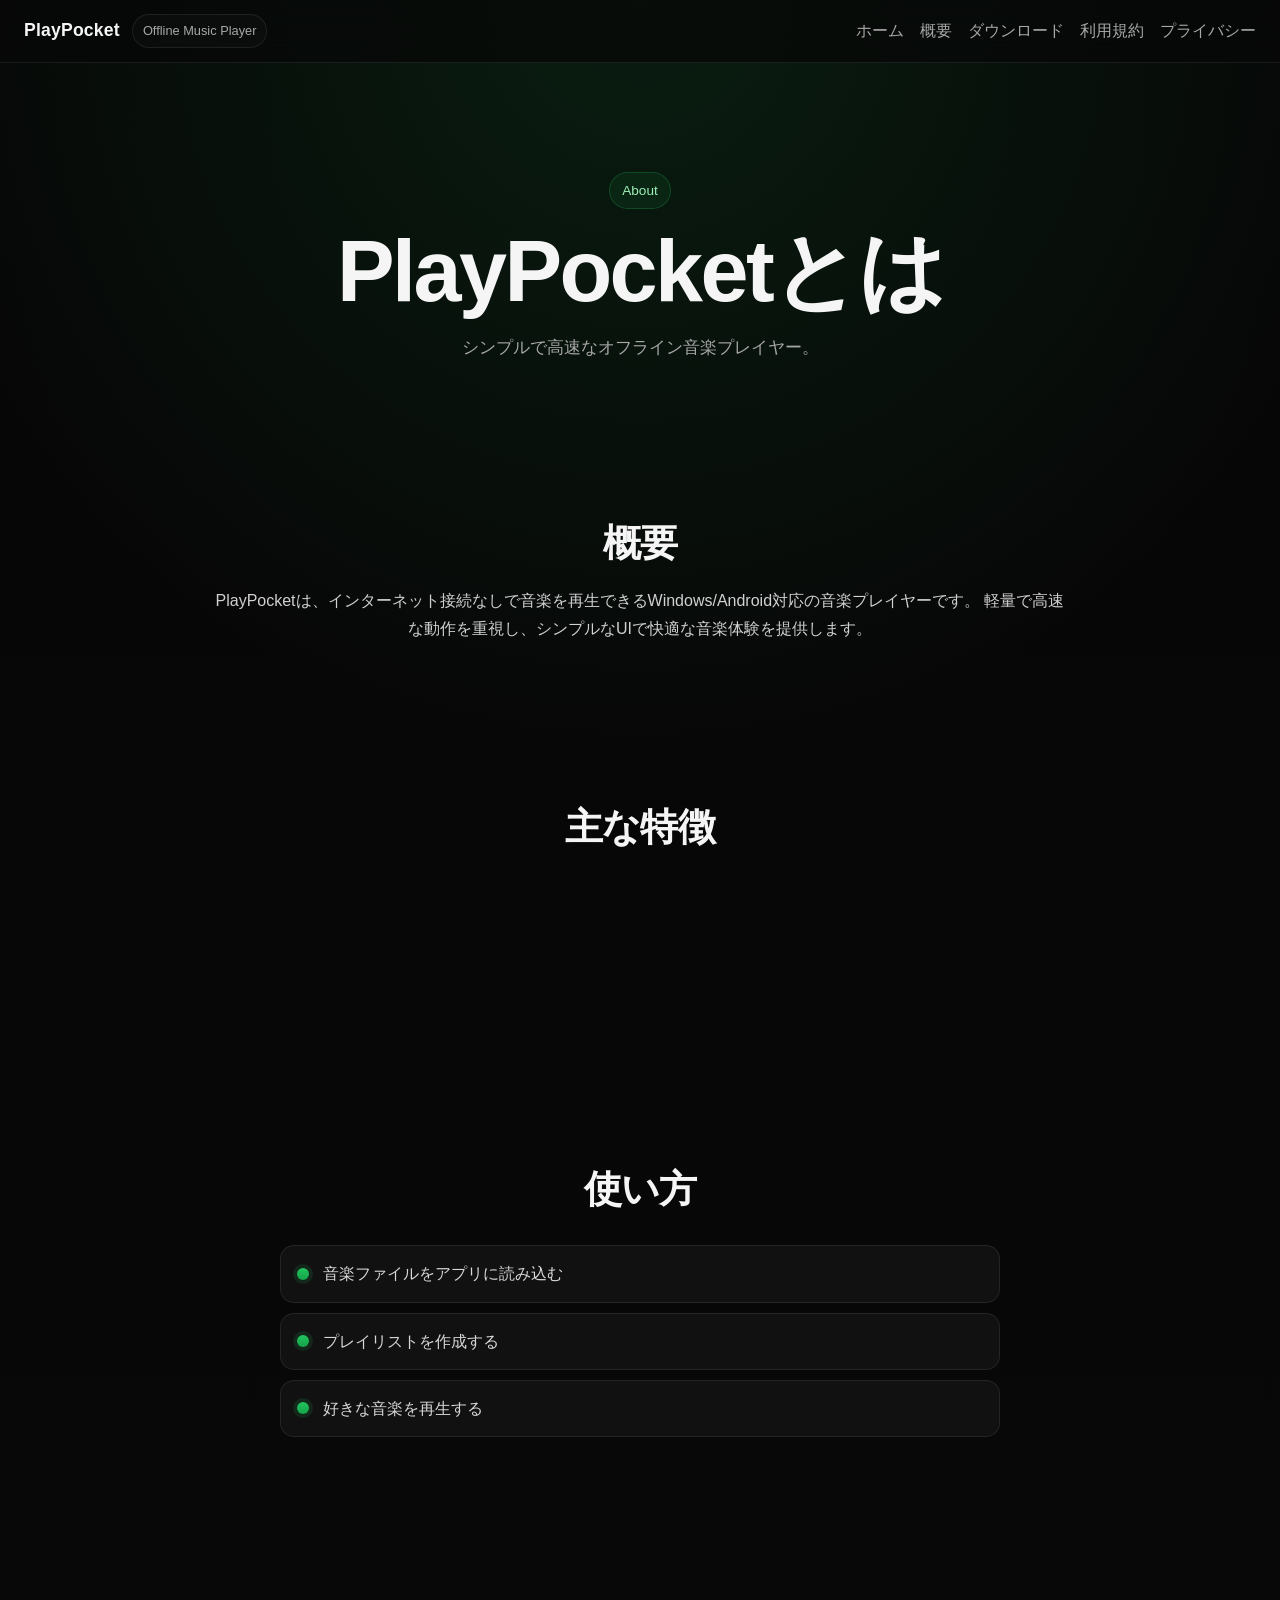
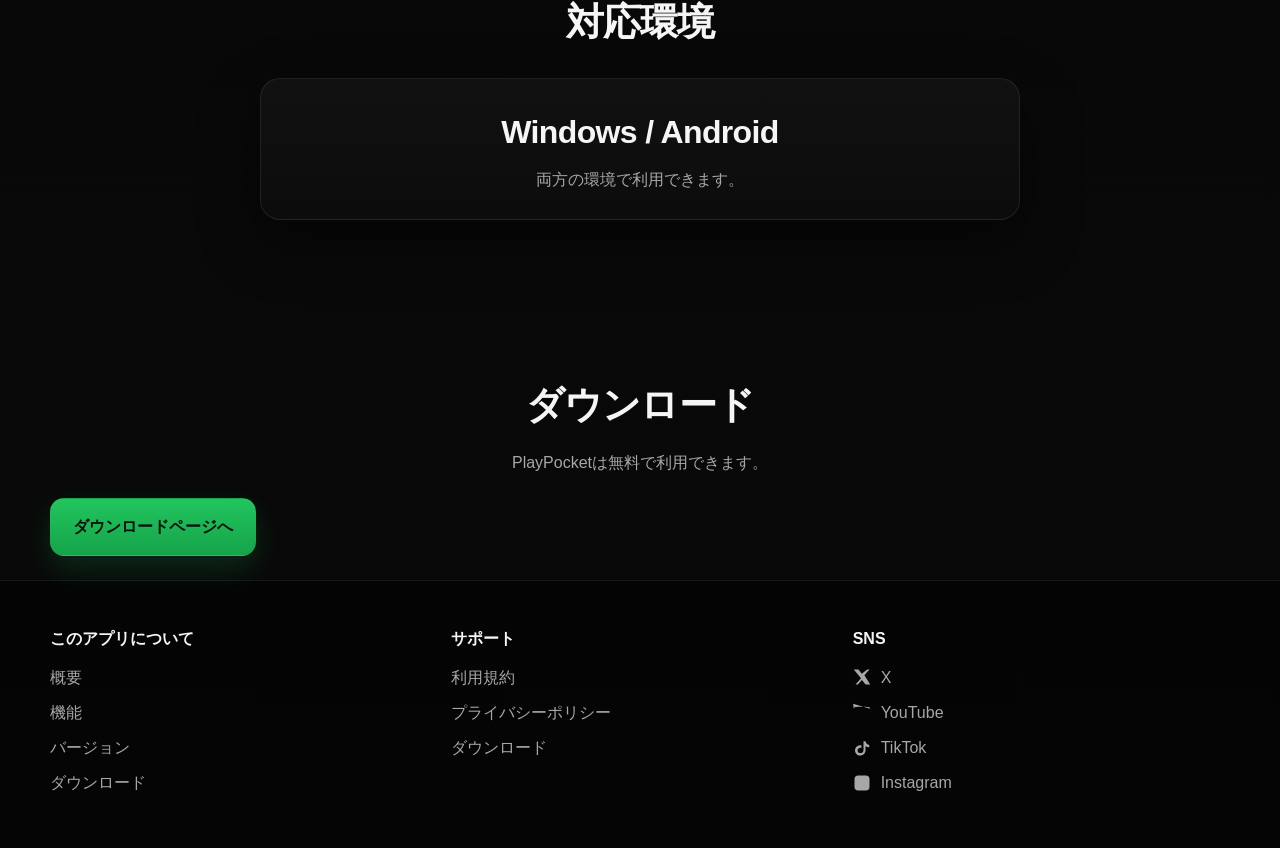
<file: about.html>
<!DOCTYPE html>
<html lang="ja">
<head>
  <meta charset="UTF-8">
  <meta name="viewport" content="width=device-width, initial-scale=1.0">

  <title>PlayPocketとは | オフライン音楽プレイヤー</title>
  <meta name="description" content="PlayPocketの概要ページ。Windows/Android対応の軽量オフライン音楽プレイヤーの特徴や使い方を紹介。">
  <meta name="robots" content="index, follow">
  <meta name="theme-color" content="#0a0a0a">

  <meta property="og:title" content="PlayPocketとは | オフライン音楽プレイヤー">
  <meta property="og:description" content="Windows/Android対応の軽量オフライン音楽プレイヤー">
  <meta property="og:type" content="website">
  <meta property="og:url" content="https://playpocket.f5.si/about.html">
  <meta property="og:image" content="https://playpocket.f5.si/icon.png">

  <link rel="canonical" href="https://playpocket.f5.si/about.html">
  <link rel="stylesheet" href="style.css">
  <link rel="icon" href="icon.png">
</head>
<body>

<header class="navbar">
  <div class="nav-left">
    <div class="logo">PlayPocket</div>
    <span class="brand-badge">Offline Music Player</span>
  </div>

  <nav class="nav-links" aria-label="メインナビゲーション">
    <a href="index.html">ホーム</a>
    <a href="about.html">概要</a>
    <a href="download.html">ダウンロード</a>
    <a href="tos.html">利用規約</a>
    <a href="privacy.html">プライバシー</a>
  </nav>
</header>

<main>
  <header class="hero">
    <div class="hero-content">
      <p class="eyebrow fade-in">About</p>
      <h1 class="fade-in delay">PlayPocketとは</h1>
      <p class="hero-text fade-in delay2">シンプルで高速なオフライン音楽プレイヤー。</p>
    </div>
  </header>

  <section class="section about">
    <div class="section-inner">
      <h2>概要</h2>
      <p>
        PlayPocketは、インターネット接続なしで音楽を再生できるWindows/Android対応の音楽プレイヤーです。
        軽量で高速な動作を重視し、シンプルなUIで快適な音楽体験を提供します。
      </p>
    </div>
  </section>

  <section class="section features">
    <div class="section-inner">
      <h2>主な特徴</h2>
      <div class="grid">
        <article class="card reveal">
          <h3>完全オフライン再生</h3>
          <p>通信不要で再生できます。</p>
        </article>

        <article class="card reveal">
          <h3>軽量・高速起動</h3>
          <p>無駄を抑えた設計で、快適に使えます。</p>
        </article>

        <article class="card reveal">
          <h3>シンプル操作</h3>
          <p>直感的なUIで、初めてでも扱いやすいです。</p>
        </article>
      </div>
    </div>
  </section>

  <section class="section details">
    <div class="section-inner">
      <h2>使い方</h2>
      <ol class="feature-list" style="counter-reset: item;">
        <li>音楽ファイルをアプリに読み込む</li>
        <li>プレイリストを作成する</li>
        <li>好きな音楽を再生する</li>
      </ol>
    </div>
  </section>

  <section class="section version">
    <div class="section-inner">
      <h2>対応環境</h2>
      <div class="version-box">
        <span class="version-number">Windows / Android</span>
        <p>両方の環境で利用できます。</p>
      </div>
    </div>
  </section>

  <section class="section download">
    <div class="section-inner">
      <h2>ダウンロード</h2>
      <p class="section-lead">PlayPocketは無料で利用できます。</p>
      <a href="download.html" class="btn btn-primary big">ダウンロードページへ</a>
    </div>
  </section>
</main>

<footer class="site-footer">
  <div class="footer-inner">
    <div class="footer-col">
      <h3>このアプリについて</h3>
      <a href="about.html">概要</a>
      <a href="features.html">機能</a>
      <a href="version.html">バージョン</a>
      <a href="download.html">ダウンロード</a>
    </div>

    <div class="footer-col">
      <h3>サポート</h3>
      <a href="tos.html">利用規約</a>
      <a href="privacy.html">プライバシーポリシー</a>
      <a href="download.html">ダウンロード</a>
    </div>

    <div class="footer-col">
      <h3>SNS</h3>

      <a class="social-link" href="https://x.com/Takkunlego0916" target="_blank" rel="noopener noreferrer">
        <svg viewBox="0 0 24 24" aria-hidden="true"><path d="M18.9 2H22l-6.8 7.8L23 22h-6.2l-4.9-6.1L6.5 22H3.4l7.3-8.4L1 2h6.3l4.4 5.5L18.9 2Z"/></svg>
        X
      </a>

      <a class="social-link" href="https://www.youtube.com/@Takkunlego0916" target="_blank" rel="noopener noreferrer">
        <svg viewBox="0 0 24 24" aria-hidden="true"><path d="M23 7.5a3 3 0 0 0-2.1-2.1C19 5 12 5 12 5s-7 0-8.9.4A3 3 0 0 0 1 7.5 31.3 31.3 31.3 0 0 0 1 12a31.3 31.3 0 0 0 .4 4.5 3 3 0 0 0 2.1 2.1C5.9 19 12 19 12 19s7 0 8.9-.4a3 3 0 0 0 2.1-2.1A31.3 31.3 0 0 0 23 12Z"/></svg>
        YouTube
      </a>

      <a class="social-link" href="https://www.tiktok.com/@takkunlego0916" target="_blank" rel="noopener noreferrer">
        <svg viewBox="0 0 24 24" aria-hidden="true"><path d="M16.7 3c.5 2.9 2.3 4.7 5 5v3.1c-1.8.1-3.5-.4-5-1.4V15c0 4-3.2 7-7.2 7-3.8 0-6.8-3-6.8-6.7 0-3.9 3.1-6.9 7.2-6.9.5 0 1 .1 1.4.1v3.3c-.4-.1-.9-.2-1.4-.2-2.1 0-3.8 1.6-3.8 3.7 0 2 1.7 3.5 3.9 3.5 2.4 0 4-1.6 4-4.2V3Z"/></svg>
        TikTok
      </a>

      <a class="social-link" href="https://www.instagram.com/takkunmcjp" target="_blank" rel="noopener noreferrer">
        <svg viewBox="0 0 24 24" aria-hidden="true"><path d="M7 2h10a5 5 0 0 1 5 5v10a5 5 0 0 1-5 5H7a5 5 0 0 1-5-5V7a5 5 0 0 1 5-5Z"/></svg>
        Instagram
      </a>
    </div>
  </div>
</footer>

</body>
</html>
</file>
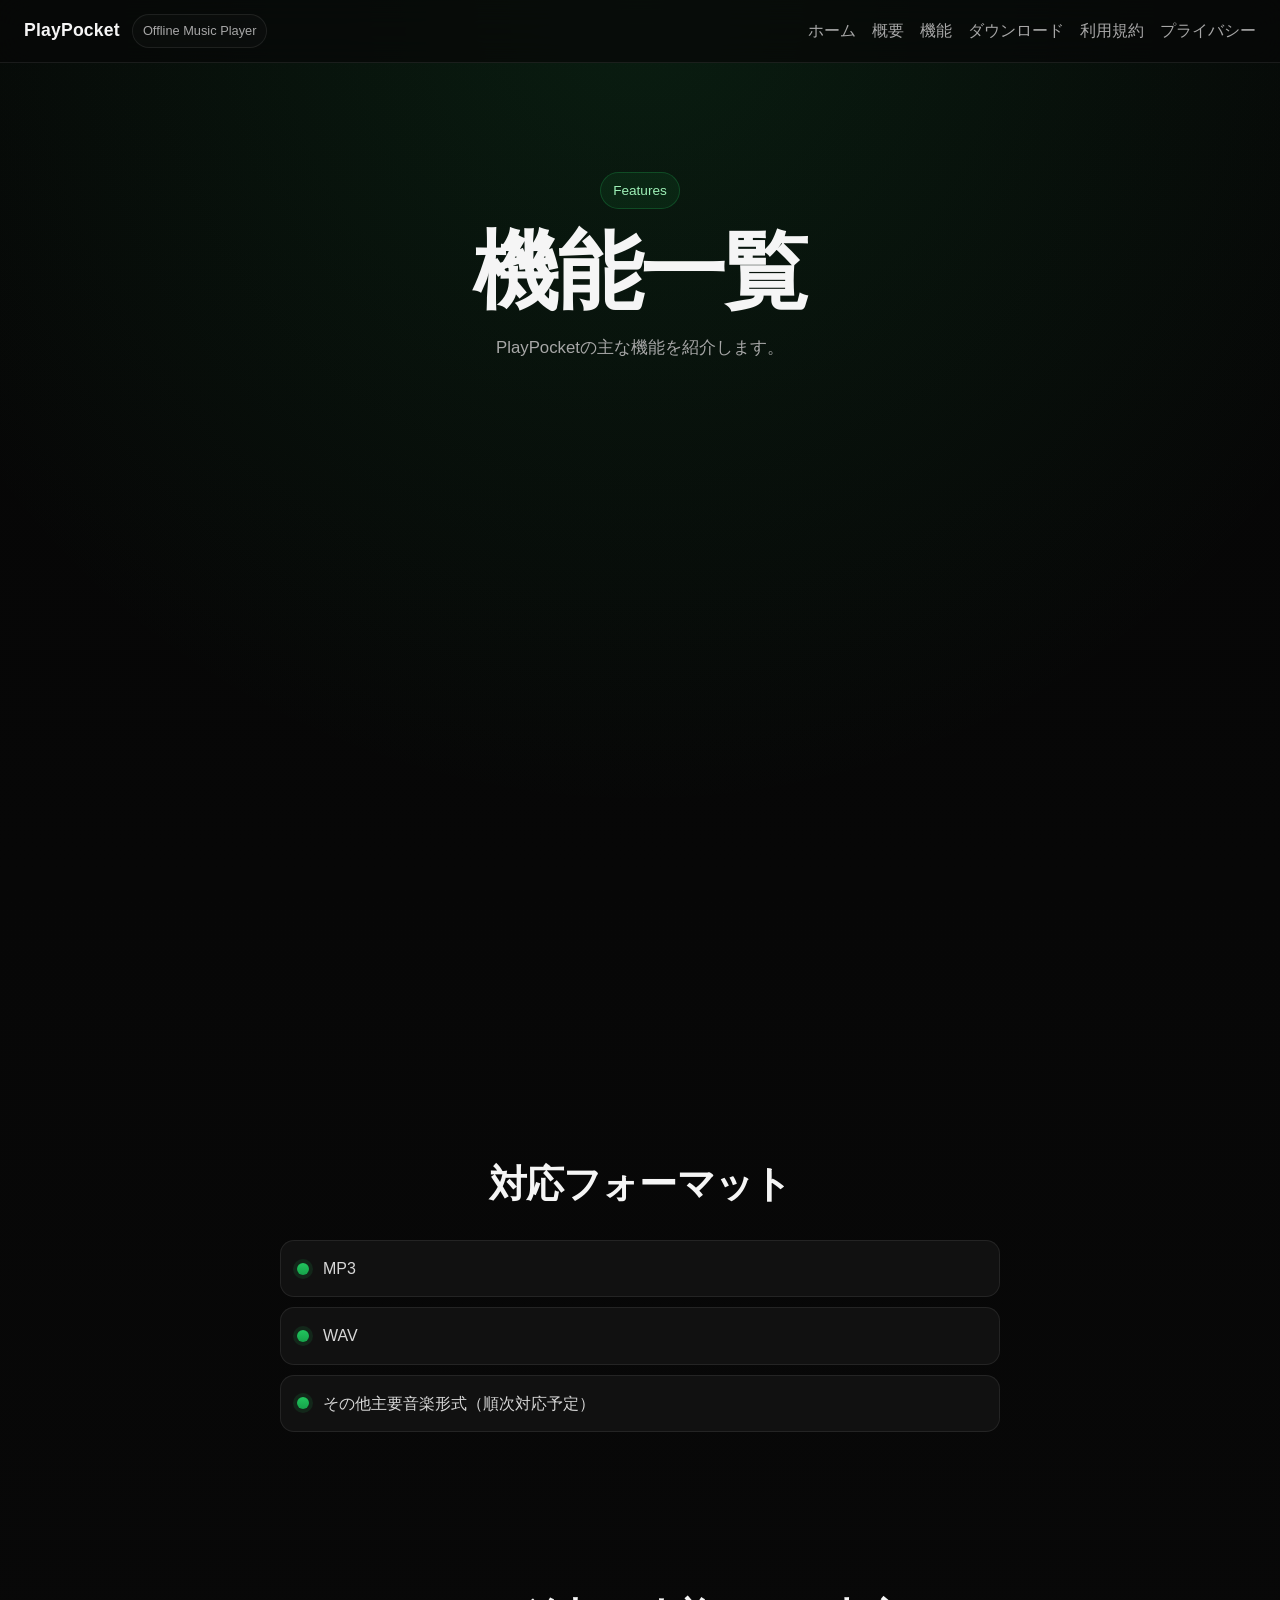
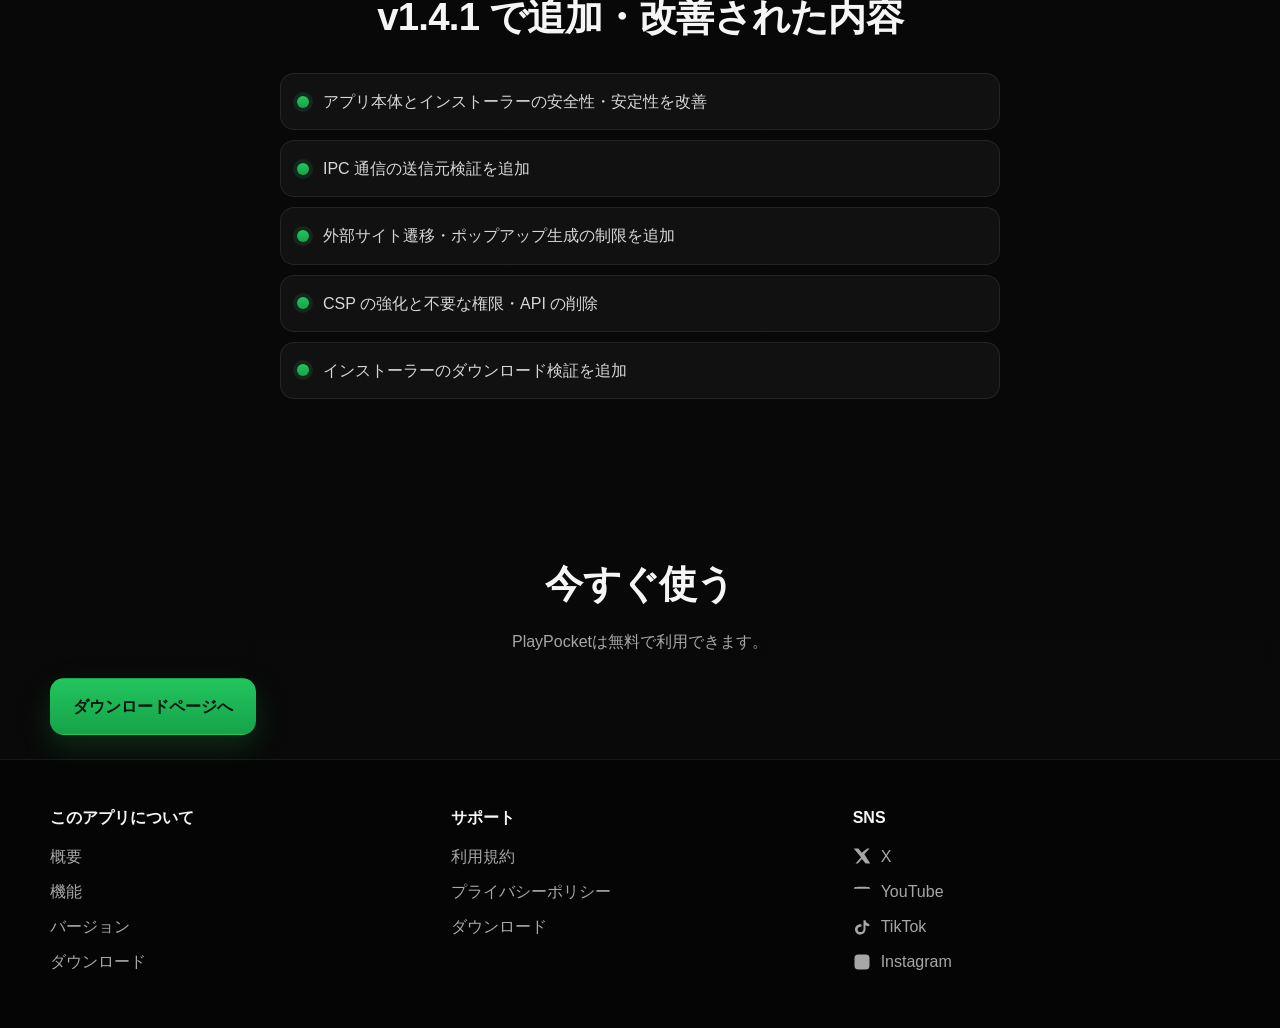
<file: features.html>
<!DOCTYPE html>
<html lang="ja">
<head>
  <meta charset="UTF-8">
  <meta name="viewport" content="width=device-width, initial-scale=1.0">

  <title>機能一覧 | PlayPocket</title>
  <meta name="description" content="PlayPocketの機能一覧。オフライン再生・プレイリスト管理・共有・軽量高速動作などの特徴を詳しく紹介。">
  <meta name="robots" content="index, follow">
  <meta name="theme-color" content="#0a0a0a">

  <meta property="og:title" content="機能一覧 | PlayPocket">
  <meta property="og:description" content="PlayPocketの主な機能を紹介">
  <meta property="og:type" content="website">
  <meta property="og:url" content="https://playpocket.f5.si/features.html">
  <meta property="og:image" content="https://playpocket.f5.si/icon.png">

  <link rel="canonical" href="https://playpocket.f5.si/features.html">
  <link rel="stylesheet" href="style.css">
  <link rel="icon" href="icon.png">
</head>
<body>

<header class="navbar">
  <div class="nav-left">
    <div class="logo">PlayPocket</div>
    <span class="brand-badge">Offline Music Player</span>
  </div>

  <nav class="nav-links" aria-label="メインナビゲーション">
    <a href="index.html">ホーム</a>
    <a href="about.html">概要</a>
    <a href="features.html">機能</a>
    <a href="download.html">ダウンロード</a>
    <a href="tos.html">利用規約</a>
    <a href="privacy.html">プライバシー</a>
  </nav>
</header>

<main>
  <header class="hero">
    <div class="hero-content">
      <p class="eyebrow fade-in">Features</p>
      <h1 class="fade-in delay">機能一覧</h1>
      <p class="hero-text fade-in delay2">PlayPocketの主な機能を紹介します。</p>
    </div>
  </header>

  <section class="section page">
    <div class="section-inner">
      <div class="grid">
        <article class="card reveal">
          <h3>オフライン再生</h3>
          <p>インターネット接続なしで音楽を再生できます。</p>
        </article>

        <article class="card reveal">
          <h3>プレイリスト管理</h3>
          <p>好きな楽曲をまとめて管理できます。</p>
        </article>

        <article class="card reveal">
          <h3>プレイリスト共有</h3>
          <p>作成したプレイリストを他端末や他ユーザーと共有できます。</p>
        </article>

        <article class="card reveal">
          <h3>軽量・高速動作</h3>
          <p>無駄な処理を減らし、軽快な動作を実現します。</p>
        </article>

        <article class="card reveal">
          <h3>シンプルUI</h3>
          <p>直感的な操作で、すぐに使い始められます。</p>
        </article>

        <article class="card reveal">
          <h3>ローカルファイル対応</h3>
          <p>PCやスマートフォン内の音楽ファイルを再生できます。</p>
        </article>

        <article class="card reveal">
          <h3>Windows / Android 対応</h3>
          <p>複数環境で利用できるように設計されています。</p>
        </article>

        <article class="card reveal">
          <h3>インストーラーUI更新</h3>
          <p>導入時の見やすさを改善し、操作しやすくしました。</p>
        </article>
      </div>
    </div>
  </section>

  <section class="section details">
    <div class="section-inner">
      <h2>対応フォーマット</h2>
      <ul class="feature-list">
        <li>MP3</li>
        <li>WAV</li>
        <li>その他主要音楽形式（順次対応予定）</li>
      </ul>
    </div>
  </section>

  <section class="section details">
    <div class="section-inner">
      <h2>v1.4.1 で追加・改善された内容</h2>
      <ul class="feature-list">
        <li>アプリ本体とインストーラーの安全性・安定性を改善</li>
        <li>IPC 通信の送信元検証を追加</li>
        <li>外部サイト遷移・ポップアップ生成の制限を追加</li>
        <li>CSP の強化と不要な権限・API の削除</li>
        <li>インストーラーのダウンロード検証を追加</li>
      </ul>
    </div>
  </section>

  <section class="section download">
    <div class="section-inner">
      <h2>今すぐ使う</h2>
      <p class="section-lead">PlayPocketは無料で利用できます。</p>
      <a href="download.html" class="btn btn-primary big">ダウンロードページへ</a>
    </div>
  </section>
</main>

<footer class="site-footer">
  <div class="footer-inner">
    <div class="footer-col">
      <h3>このアプリについて</h3>
      <a href="about.html">概要</a>
      <a href="features.html">機能</a>
      <a href="version.html">バージョン</a>
      <a href="download.html">ダウンロード</a>
    </div>

    <div class="footer-col">
      <h3>サポート</h3>
      <a href="tos.html">利用規約</a>
      <a href="privacy.html">プライバシーポリシー</a>
      <a href="download.html">ダウンロード</a>
    </div>

    <div class="footer-col">
      <h3>SNS</h3>

      <a class="social-link" href="https://x.com/Takkunlego0916" target="_blank" rel="noopener noreferrer">
        <svg viewBox="0 0 24 24" aria-hidden="true"><path d="M18.9 2H22l-6.8 7.8L23 22h-6.2l-4.9-6.1L6.5 22H3.4l7.3-8.4L1 2h6.3l4.4 5.5L18.9 2Z"/></svg>
        X
      </a>

      <a class="social-link" href="https://www.youtube.com/@Takkunlego0916" target="_blank" rel="noopener noreferrer">
        <svg viewBox="0 0 24 24" aria-hidden="true"><path d="M23 7.5a3 3 0 0 0-2.1-2.1C19 5 12 5 12 5s-7 0-8.9.4A3 3 0 0 0 1 7.5 31.3 31.3 31.3 31.3 0 0 0 1 12a31.3 31.3 0 0 0 .4 4.5 3 3 0 0 0 2.1 2.1C5.9 19 12 19 12 19s7 0 8.9-.4a3 3 0 0 0 2.1-2.1A31.3 31.3 0 0 0 23 12Z"/></svg>
        YouTube
      </a>

      <a class="social-link" href="https://www.tiktok.com/@takkunlego0916" target="_blank" rel="noopener noreferrer">
        <svg viewBox="0 0 24 24" aria-hidden="true"><path d="M16.7 3c.5 2.9 2.3 4.7 5 5v3.1c-1.8.1-3.5-.4-5-1.4V15c0 4-3.2 7-7.2 7-3.8 0-6.8-3-6.8-6.7 0-3.9 3.1-6.9 7.2-6.9.5 0 1 .1 1.4.1v3.3c-.4-.1-.9-.2-1.4-.2-2.1 0-3.8 1.6-3.8 3.7 0 2 1.7 3.5 3.9 3.5 2.4 0 4-1.6 4-4.2V3Z"/></svg>
        TikTok
      </a>

      <a class="social-link" href="https://www.instagram.com/takkunmcjp" target="_blank" rel="noopener noreferrer">
        <svg viewBox="0 0 24 24" aria-hidden="true"><path d="M7 2h10a5 5 0 0 1 5 5v10a5 5 0 0 1-5 5H7a5 5 0 0 1-5-5V7a5 5 0 0 1 5-5Z"/></svg>
        Instagram
      </a>
    </div>
  </div>
</footer>

</body>
</html>
</file>
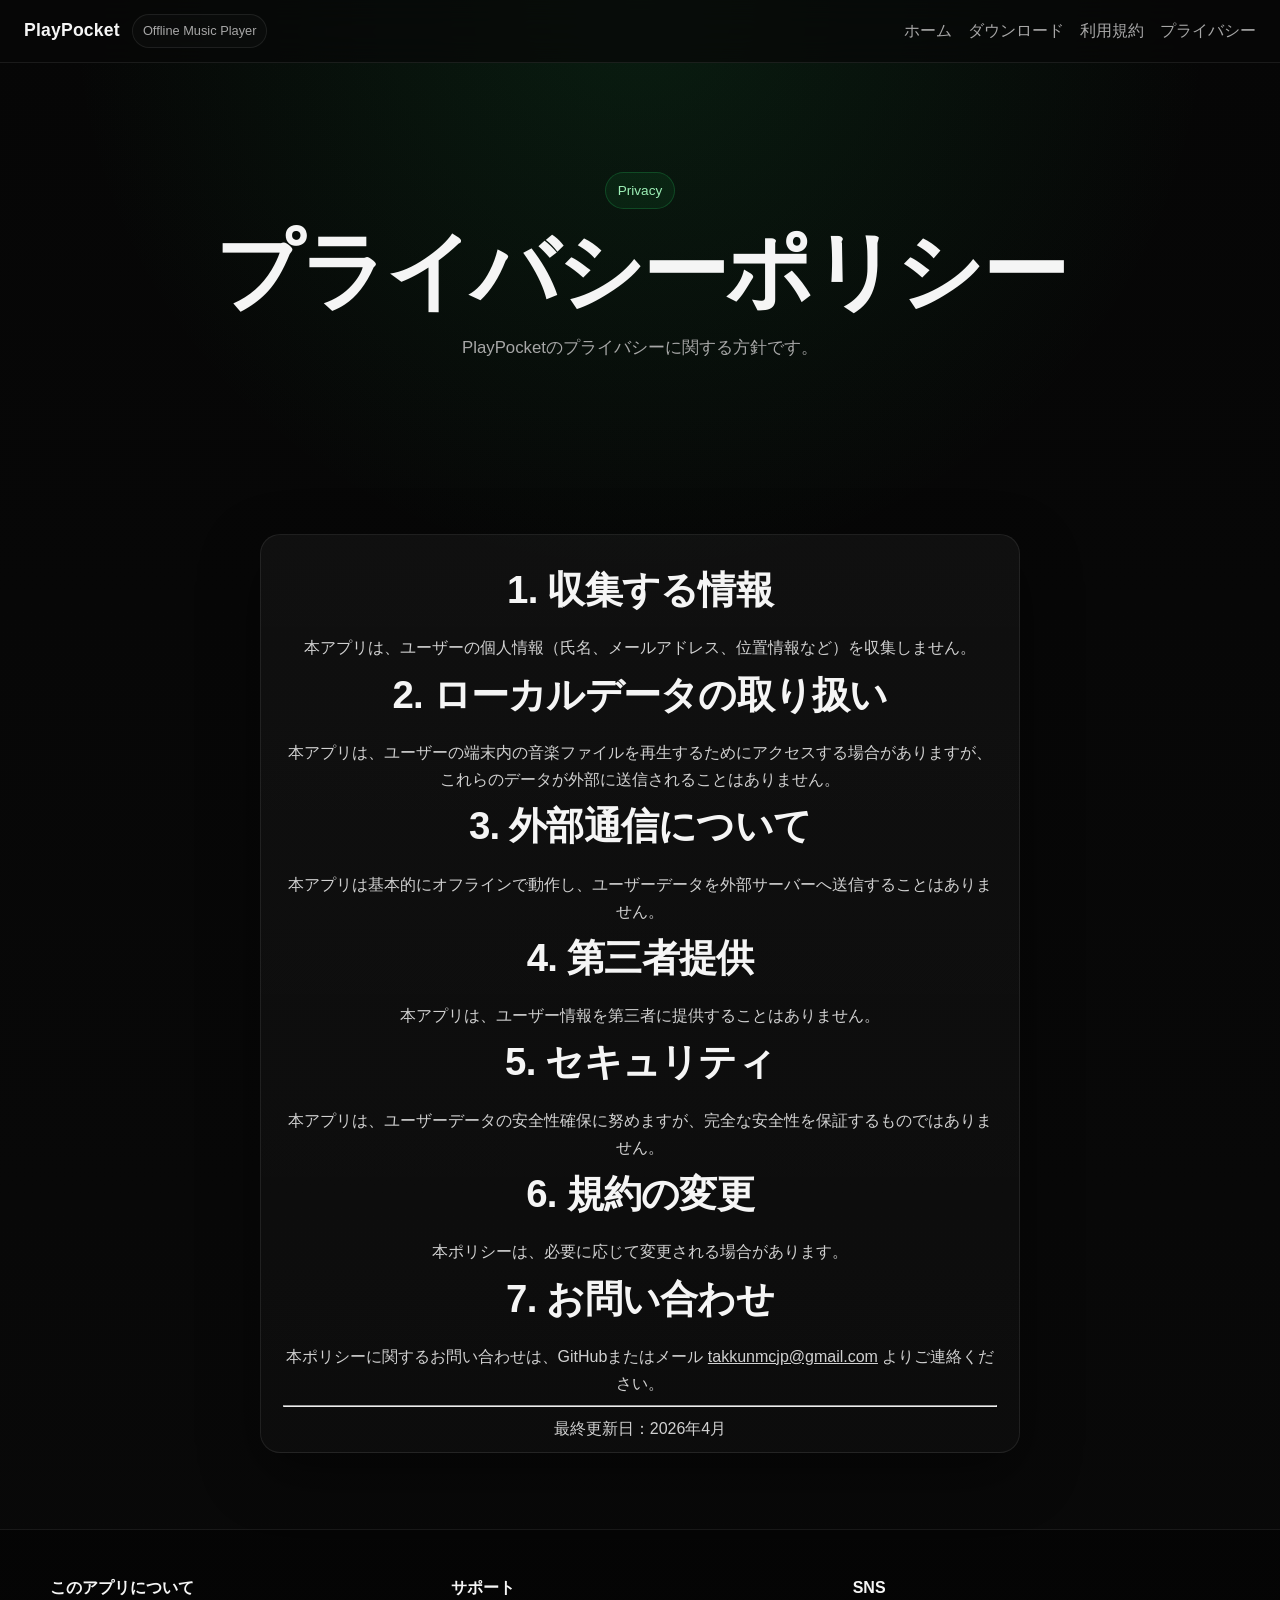
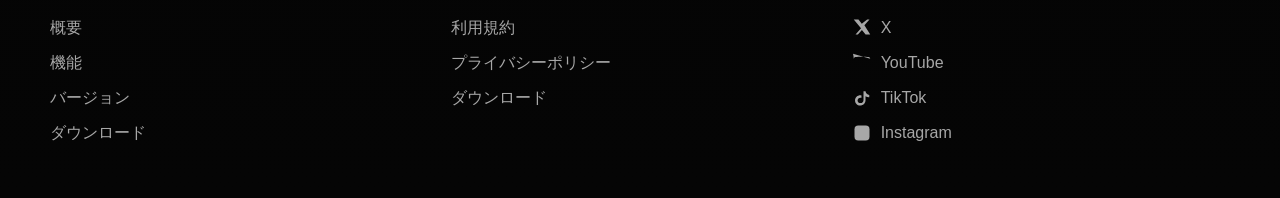
<file: privacy.html>
<!DOCTYPE html>
<html lang="ja">
<head>
  <meta charset="UTF-8">
  <meta name="viewport" content="width=device-width, initial-scale=1.0">

  <title>プライバシーポリシー | PlayPocket</title>
  <meta name="description" content="PlayPocketのプライバシーポリシー">
  <meta name="robots" content="index, follow">
  <meta name="theme-color" content="#0a0a0a">

  <meta property="og:title" content="プライバシーポリシー | PlayPocket">
  <meta property="og:description" content="PlayPocketのプライバシーポリシー">
  <meta property="og:type" content="website">
  <meta property="og:url" content="https://playpocket.f5.si/privacy.html">
  <meta property="og:image" content="https://playpocket.f5.si/icon.png">

  <link rel="canonical" href="https://playpocket.f5.si/privacy.html">
  <link rel="stylesheet" href="style.css">
  <link rel="icon" href="icon.png">
</head>
<body>

<header class="navbar">
  <div class="nav-left">
    <div class="logo">PlayPocket</div>
    <span class="brand-badge">Offline Music Player</span>
  </div>

  <nav class="nav-links" aria-label="メインナビゲーション">
    <a href="index.html">ホーム</a>
    <a href="download.html">ダウンロード</a>
    <a href="tos.html">利用規約</a>
    <a href="privacy.html">プライバシー</a>
  </nav>
</header>

<main>
  <header class="hero">
    <div class="hero-content">
      <p class="eyebrow fade-in">Privacy</p>
      <h1 class="fade-in delay">プライバシーポリシー</h1>
      <p class="hero-text fade-in delay2">PlayPocketのプライバシーに関する方針です。</p>
    </div>
  </header>

  <section class="section page">
    <div class="section-inner">
      <div class="changelog-box">
        <h2>1. 収集する情報</h2>
        <p>本アプリは、ユーザーの個人情報（氏名、メールアドレス、位置情報など）を収集しません。</p>

        <h2>2. ローカルデータの取り扱い</h2>
        <p>本アプリは、ユーザーの端末内の音楽ファイルを再生するためにアクセスする場合がありますが、これらのデータが外部に送信されることはありません。</p>

        <h2>3. 外部通信について</h2>
        <p>本アプリは基本的にオフラインで動作し、ユーザーデータを外部サーバーへ送信することはありません。</p>

        <h2>4. 第三者提供</h2>
        <p>本アプリは、ユーザー情報を第三者に提供することはありません。</p>

        <h2>5. セキュリティ</h2>
        <p>本アプリは、ユーザーデータの安全性確保に努めますが、完全な安全性を保証するものではありません。</p>

        <h2>6. 規約の変更</h2>
        <p>本ポリシーは、必要に応じて変更される場合があります。</p>

        <h2>7. お問い合わせ</h2>
        <p>本ポリシーに関するお問い合わせは、GitHubまたはメール <a href="mailto:takkunmcjp@gmail.com">takkunmcjp@gmail.com</a> よりご連絡ください。</p>

        <hr>
        <p>最終更新日：2026年4月</p>
      </div>
    </div>
  </section>
</main>

<footer class="site-footer">
  <div class="footer-inner">
    <div class="footer-col">
      <h3>このアプリについて</h3>
      <a href="about.html">概要</a>
      <a href="features.html">機能</a>
      <a href="version.html">バージョン</a>
      <a href="download.html">ダウンロード</a>
    </div>

    <div class="footer-col">
      <h3>サポート</h3>
      <a href="tos.html">利用規約</a>
      <a href="privacy.html">プライバシーポリシー</a>
      <a href="download.html">ダウンロード</a>
    </div>

    <div class="footer-col">
      <h3>SNS</h3>

      <a class="social-link" href="https://x.com/Takkunlego0916" target="_blank" rel="noopener noreferrer">
        <svg viewBox="0 0 24 24" aria-hidden="true"><path d="M18.9 2H22l-6.8 7.8L23 22h-6.2l-4.9-6.1L6.5 22H3.4l7.3-8.4L1 2h6.3l4.4 5.5L18.9 2Z"/></svg>
        X
      </a>

      <a class="social-link" href="https://www.youtube.com/@Takkunlego0916" target="_blank" rel="noopener noreferrer">
        <svg viewBox="0 0 24 24" aria-hidden="true"><path d="M23 7.5a3 3 0 0 0-2.1-2.1C19 5 12 5 12 5s-7 0-8.9.4A3 3 0 0 0 1 7.5 31.3 31.3 31.3 0 0 0 1 12a31.3 31.3 0 0 0 .4 4.5 3 3 0 0 0 2.1 2.1C5.9 19 12 19 12 19s7 0 8.9-.4a3 3 0 0 0 2.1-2.1A31.3 31.3 0 0 0 23 12Z"/></svg>
        YouTube
      </a>

      <a class="social-link" href="https://www.tiktok.com/@takkunlego0916" target="_blank" rel="noopener noreferrer">
        <svg viewBox="0 0 24 24" aria-hidden="true"><path d="M16.7 3c.5 2.9 2.3 4.7 5 5v3.1c-1.8.1-3.5-.4-5-1.4V15c0 4-3.2 7-7.2 7-3.8 0-6.8-3-6.8-6.7 0-3.9 3.1-6.9 7.2-6.9.5 0 1 .1 1.4.1v3.3c-.4-.1-.9-.2-1.4-.2-2.1 0-3.8 1.6-3.8 3.7 0 2 1.7 3.5 3.9 3.5 2.4 0 4-1.6 4-4.2V3Z"/></svg>
        TikTok
      </a>

      <a class="social-link" href="https://www.instagram.com/takkunmcjp" target="_blank" rel="noopener noreferrer">
        <svg viewBox="0 0 24 24" aria-hidden="true"><path d="M7 2h10a5 5 0 0 1 5 5v10a5 5 0 0 1-5 5H7a5 5 0 0 1-5-5V7a5 5 0 0 1 5-5Z"/></svg>
        Instagram
      </a>
    </div>
  </div>
</footer>

</body>
</html>
</file>
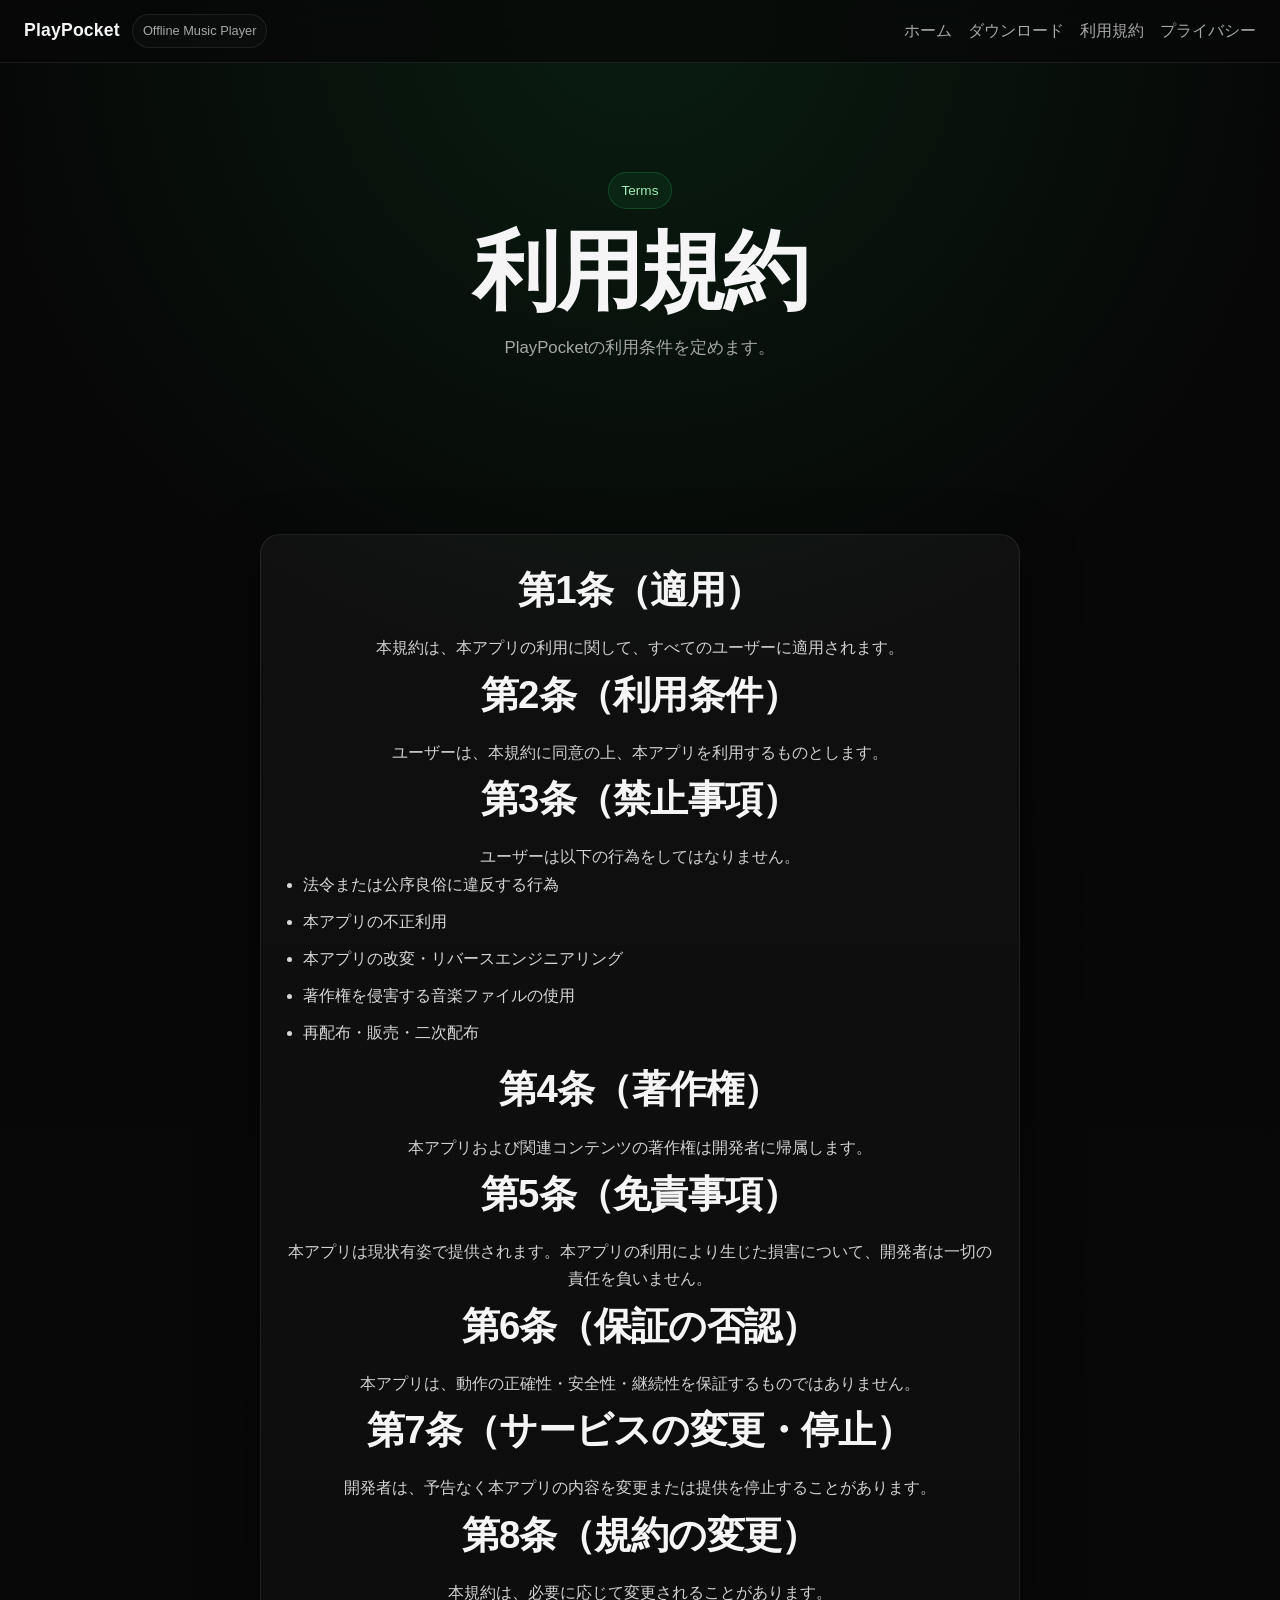
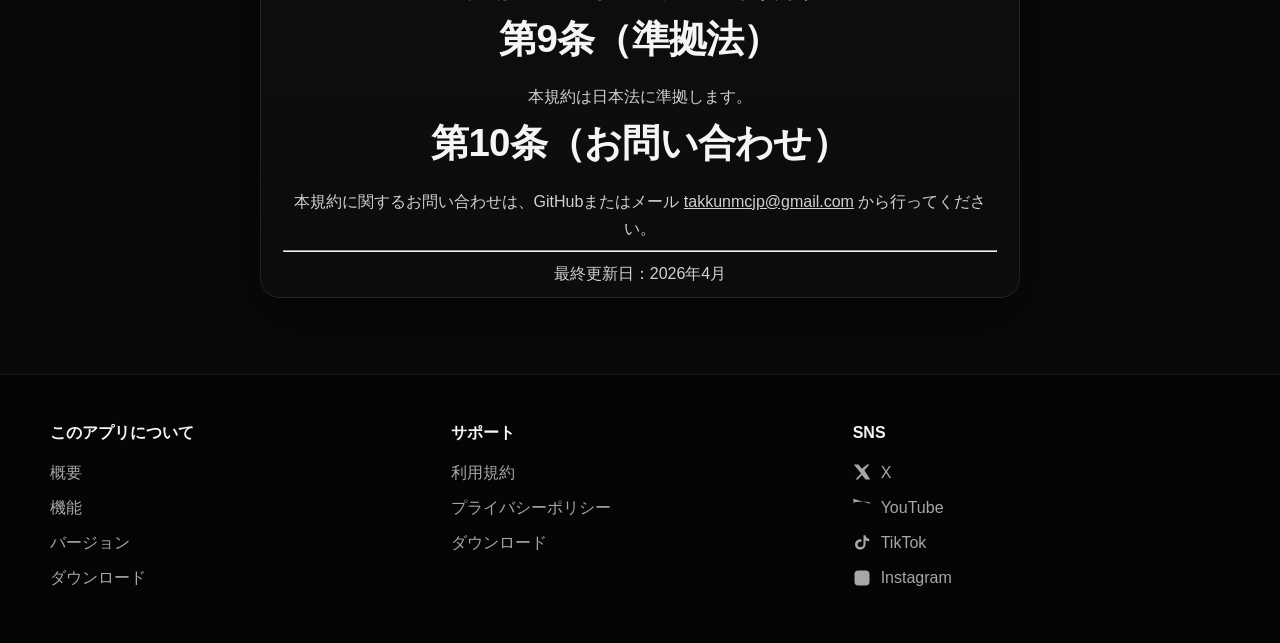
<file: tos.html>
<!DOCTYPE html>
<html lang="ja">
<head>
  <meta charset="UTF-8">
  <meta name="viewport" content="width=device-width, initial-scale=1.0">

  <title>利用規約 | PlayPocket</title>
  <meta name="description" content="PlayPocketの利用規約ページ">
  <meta name="robots" content="index, follow">
  <meta name="theme-color" content="#0a0a0a">

  <meta property="og:title" content="利用規約 | PlayPocket">
  <meta property="og:description" content="PlayPocketの利用規約">
  <meta property="og:type" content="website">
  <meta property="og:url" content="https://playpocket.f5.si/tos.html">
  <meta property="og:image" content="https://playpocket.f5.si/icon.png">

  <link rel="canonical" href="https://playpocket.f5.si/tos.html">
  <link rel="stylesheet" href="style.css">
  <link rel="icon" href="icon.png">
</head>
<body>

<header class="navbar">
  <div class="nav-left">
    <div class="logo">PlayPocket</div>
    <span class="brand-badge">Offline Music Player</span>
  </div>

  <nav class="nav-links" aria-label="メインナビゲーション">
    <a href="index.html">ホーム</a>
    <a href="download.html">ダウンロード</a>
    <a href="tos.html">利用規約</a>
    <a href="privacy.html">プライバシー</a>
  </nav>
</header>

<main>
  <header class="hero">
    <div class="hero-content">
      <p class="eyebrow fade-in">Terms</p>
      <h1 class="fade-in delay">利用規約</h1>
      <p class="hero-text fade-in delay2">PlayPocketの利用条件を定めます。</p>
    </div>
  </header>

  <section class="section page">
    <div class="section-inner">
      <div class="changelog-box">
        <h2>第1条（適用）</h2>
        <p>本規約は、本アプリの利用に関して、すべてのユーザーに適用されます。</p>

        <h2>第2条（利用条件）</h2>
        <p>ユーザーは、本規約に同意の上、本アプリを利用するものとします。</p>

        <h2>第3条（禁止事項）</h2>
        <p>ユーザーは以下の行為をしてはなりません。</p>
        <ul>
          <li>法令または公序良俗に違反する行為</li>
          <li>本アプリの不正利用</li>
          <li>本アプリの改変・リバースエンジニアリング</li>
          <li>著作権を侵害する音楽ファイルの使用</li>
          <li>再配布・販売・二次配布</li>
        </ul>

        <h2>第4条（著作権）</h2>
        <p>本アプリおよび関連コンテンツの著作権は開発者に帰属します。</p>

        <h2>第5条（免責事項）</h2>
        <p>本アプリは現状有姿で提供されます。本アプリの利用により生じた損害について、開発者は一切の責任を負いません。</p>

        <h2>第6条（保証の否認）</h2>
        <p>本アプリは、動作の正確性・安全性・継続性を保証するものではありません。</p>

        <h2>第7条（サービスの変更・停止）</h2>
        <p>開発者は、予告なく本アプリの内容を変更または提供を停止することがあります。</p>

        <h2>第8条（規約の変更）</h2>
        <p>本規約は、必要に応じて変更されることがあります。</p>

        <h2>第9条（準拠法）</h2>
        <p>本規約は日本法に準拠します。</p>

        <h2>第10条（お問い合わせ）</h2>
        <p>本規約に関するお問い合わせは、GitHubまたはメール <a href="mailto:takkunmcjp@gmail.com">takkunmcjp@gmail.com</a> から行ってください。</p>

        <hr>
        <p>最終更新日：2026年4月</p>
      </div>
    </div>
  </section>
</main>

<footer class="site-footer">
  <div class="footer-inner">
    <div class="footer-col">
      <h3>このアプリについて</h3>
      <a href="about.html">概要</a>
      <a href="features.html">機能</a>
      <a href="version.html">バージョン</a>
      <a href="download.html">ダウンロード</a>
    </div>

    <div class="footer-col">
      <h3>サポート</h3>
      <a href="tos.html">利用規約</a>
      <a href="privacy.html">プライバシーポリシー</a>
      <a href="download.html">ダウンロード</a>
    </div>

    <div class="footer-col">
      <h3>SNS</h3>

      <a class="social-link" href="https://x.com/Takkunlego0916" target="_blank" rel="noopener noreferrer">
        <svg viewBox="0 0 24 24" aria-hidden="true"><path d="M18.9 2H22l-6.8 7.8L23 22h-6.2l-4.9-6.1L6.5 22H3.4l7.3-8.4L1 2h6.3l4.4 5.5L18.9 2Z"/></svg>
        X
      </a>

      <a class="social-link" href="https://www.youtube.com/@Takkunlego0916" target="_blank" rel="noopener noreferrer">
        <svg viewBox="0 0 24 24" aria-hidden="true"><path d="M23 7.5a3 3 0 0 0-2.1-2.1C19 5 12 5 12 5s-7 0-8.9.4A3 3 0 0 0 1 7.5 31.3 31.3 31.3 0 0 0 1 12a31.3 31.3 0 0 0 .4 4.5 3 3 0 0 0 2.1 2.1C5.9 19 12 19 12 19s7 0 8.9-.4a3 3 0 0 0 2.1-2.1A31.3 31.3 0 0 0 23 12Z"/></svg>
        YouTube
      </a>

      <a class="social-link" href="https://www.tiktok.com/@takkunlego0916" target="_blank" rel="noopener noreferrer">
        <svg viewBox="0 0 24 24" aria-hidden="true"><path d="M16.7 3c.5 2.9 2.3 4.7 5 5v3.1c-1.8.1-3.5-.4-5-1.4V15c0 4-3.2 7-7.2 7-3.8 0-6.8-3-6.8-6.7 0-3.9 3.1-6.9 7.2-6.9.5 0 1 .1 1.4.1v3.3c-.4-.1-.9-.2-1.4-.2-2.1 0-3.8 1.6-3.8 3.7 0 2 1.7 3.5 3.9 3.5 2.4 0 4-1.6 4-4.2V3Z"/></svg>
        TikTok
      </a>

      <a class="social-link" href="https://www.instagram.com/takkunmcjp" target="_blank" rel="noopener noreferrer">
        <svg viewBox="0 0 24 24" aria-hidden="true"><path d="M7 2h10a5 5 0 0 1 5 5v10a5 5 0 0 1-5 5H7a5 5 0 0 1-5-5V7a5 5 0 0 1 5-5Z"/></svg>
        Instagram
      </a>
    </div>
  </div>
</footer>

</body>
</html>
</file>
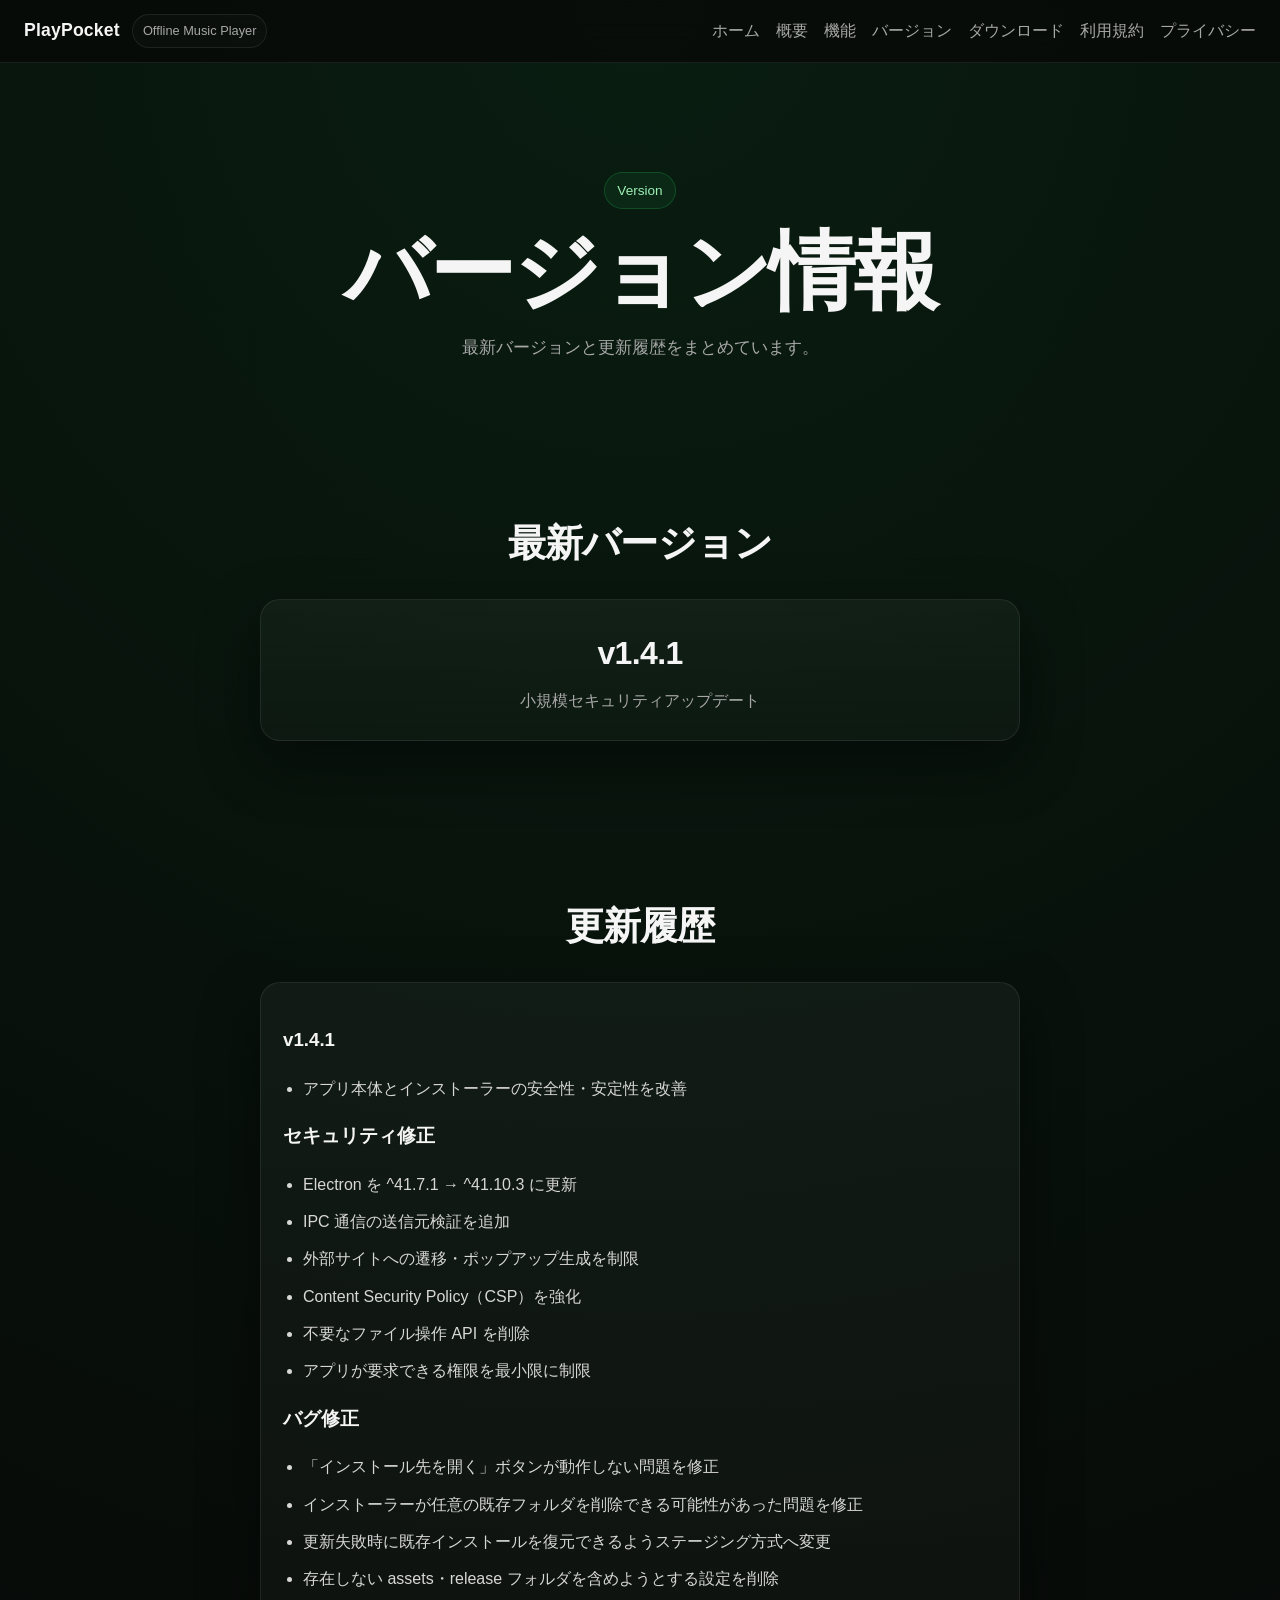
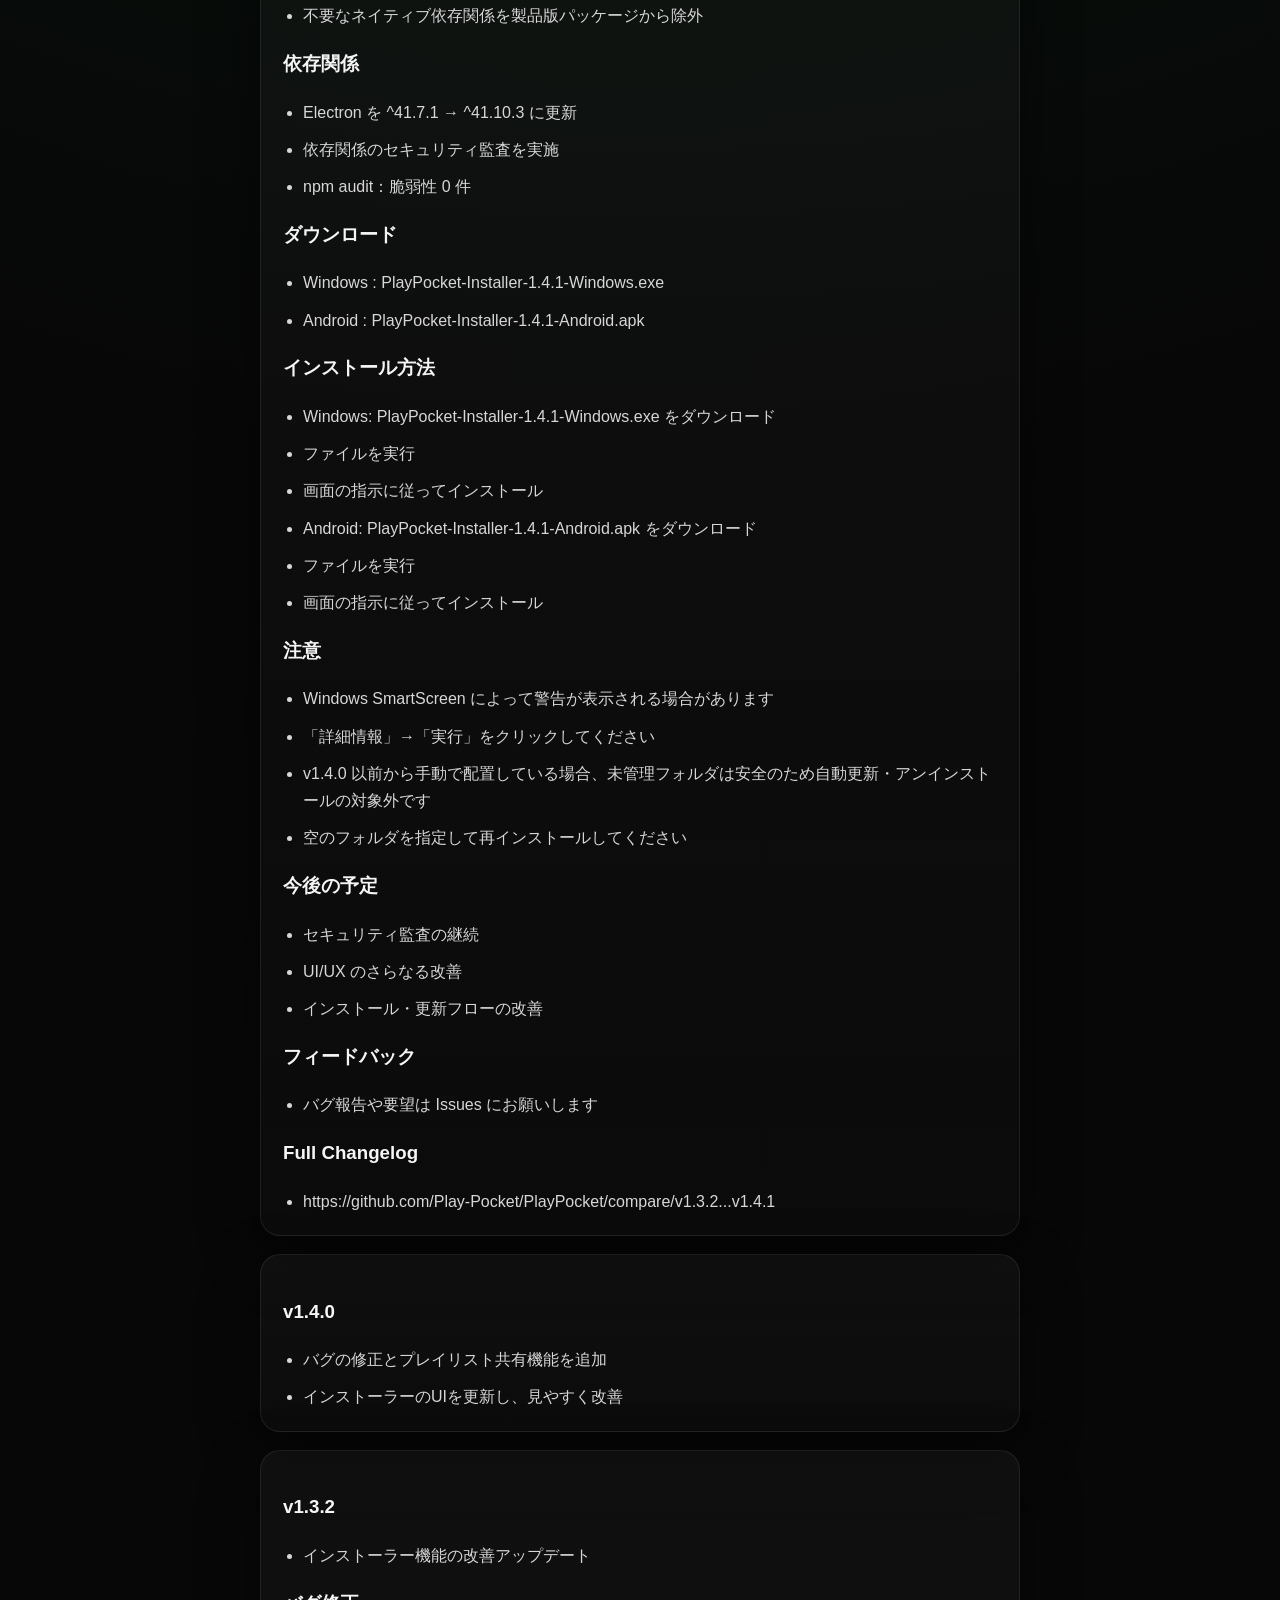
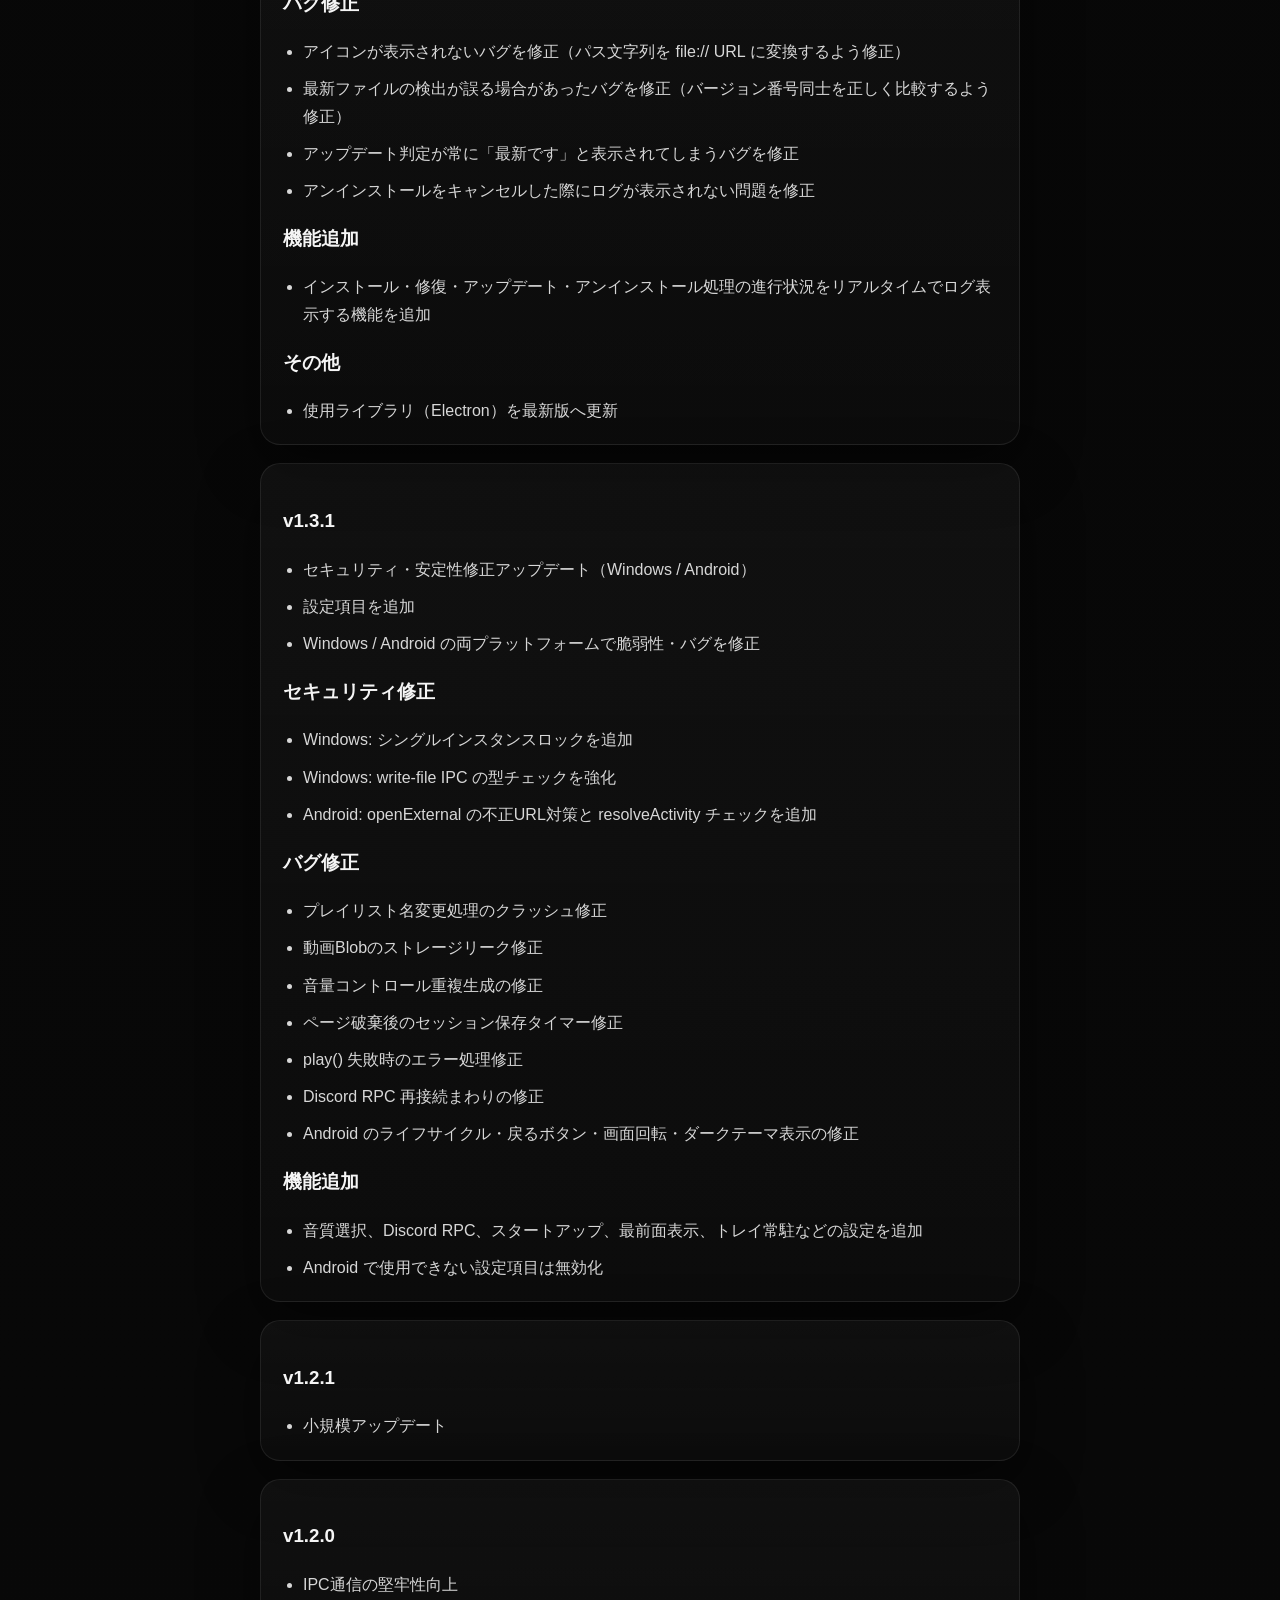
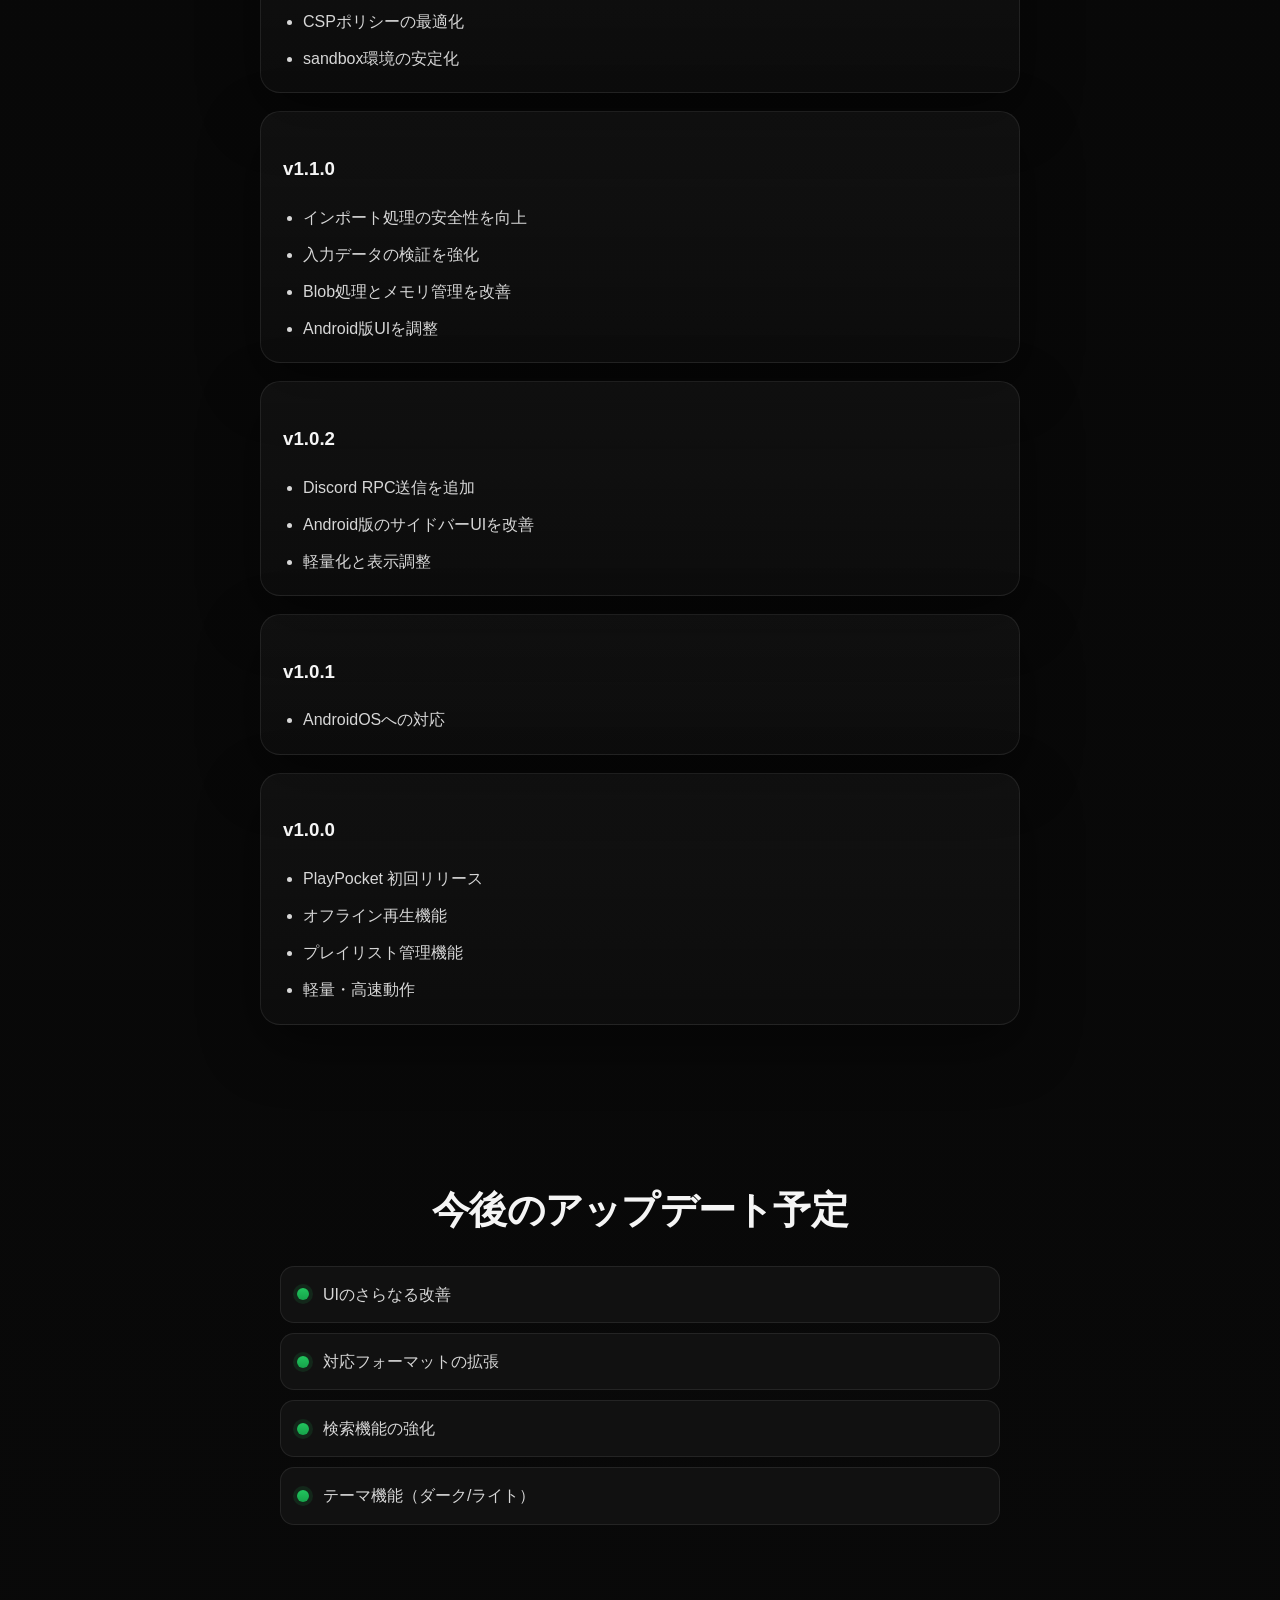
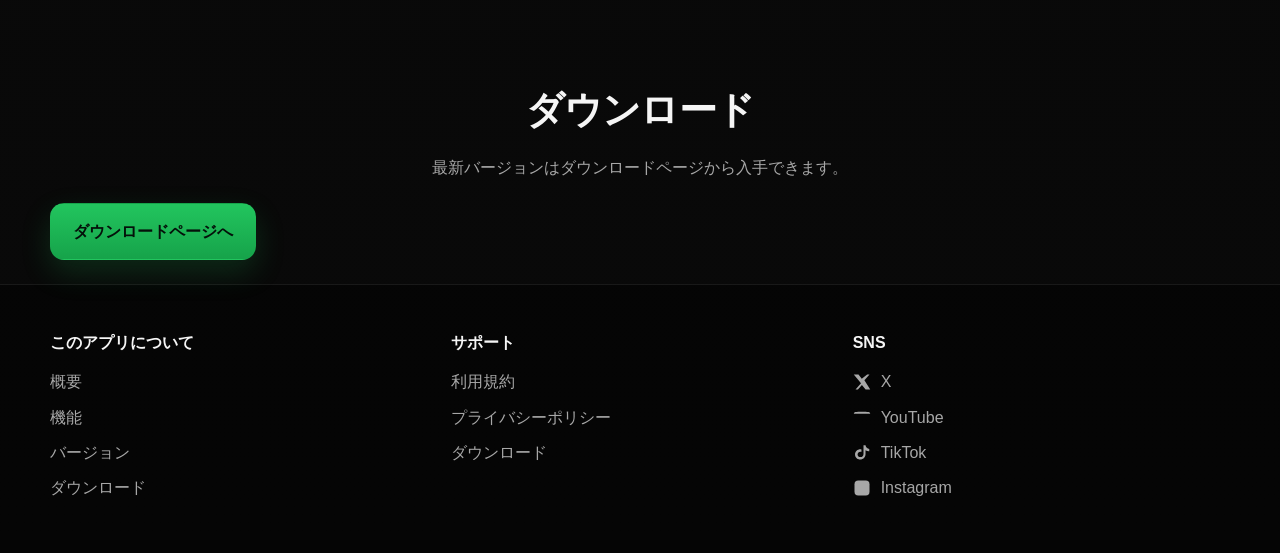
<file: version.html>
<!DOCTYPE html>
<html lang="ja">
<head>
  <meta charset="UTF-8">
  <meta name="viewport" content="width=device-width, initial-scale=1.0">

  <title>バージョン情報 | PlayPocket</title>
  <meta name="description" content="PlayPocketのバージョン情報と更新履歴。最新アップデートや追加機能を確認できます。">
  <meta name="robots" content="index, follow">
  <meta name="theme-color" content="#0a0a0a">

  <meta property="og:title" content="バージョン情報 | PlayPocket">
  <meta property="og:description" content="PlayPocketのバージョン情報と更新履歴">
  <meta property="og:type" content="website">
  <meta property="og:url" content="https://playpocket.f5.si/version.html">
  <meta property="og:image" content="https://playpocket.f5.si/icon.png">

  <link rel="canonical" href="https://playpocket.f5.si/version.html">
  <link rel="stylesheet" href="style.css">
  <link rel="icon" href="icon.png">
</head>
<body>

<header class="navbar">
  <div class="nav-left">
    <div class="logo">PlayPocket</div>
    <span class="brand-badge">Offline Music Player</span>
  </div>

  <nav class="nav-links" aria-label="メインナビゲーション">
    <a href="index.html">ホーム</a>
    <a href="about.html">概要</a>
    <a href="features.html">機能</a>
    <a href="version.html">バージョン</a>
    <a href="download.html">ダウンロード</a>
    <a href="tos.html">利用規約</a>
    <a href="privacy.html">プライバシー</a>
  </nav>
</header>

<main>
  <header class="hero">
    <div class="hero-content">
      <p class="eyebrow fade-in">Version</p>
      <h1 class="fade-in delay">バージョン情報</h1>
      <p class="hero-text fade-in delay2">最新バージョンと更新履歴をまとめています。</p>
    </div>
  </header>

  <section class="section version">
    <div class="section-inner">
      <h2>最新バージョン</h2>
      <div class="version-box">
        <span class="version-number">v1.4.1</span>
        <p>小規模セキュリティアップデート</p>
      </div>
    </div>
  </section>

  <section class="section changelog">
    <div class="section-inner">
      <h2>更新履歴</h2>

      <div class="changelog-box">
        <h3>v1.4.1</h3>
        <ul>
          <li>アプリ本体とインストーラーの安全性・安定性を改善</li>
        </ul>
        <h3>セキュリティ修正</h3>
        <ul>
          <li>Electron を ^41.7.1 → ^41.10.3 に更新</li>
          <li>IPC 通信の送信元検証を追加</li>
          <li>外部サイトへの遷移・ポップアップ生成を制限</li>
          <li>Content Security Policy（CSP）を強化</li>
          <li>不要なファイル操作 API を削除</li>
          <li>アプリが要求できる権限を最小限に制限</li>
        </ul>
        <h3>バグ修正</h3>
        <ul>
          <li>「インストール先を開く」ボタンが動作しない問題を修正</li>
          <li>インストーラーが任意の既存フォルダを削除できる可能性があった問題を修正</li>
          <li>更新失敗時に既存インストールを復元できるようステージング方式へ変更</li>
          <li>存在しない assets・release フォルダを含めようとする設定を削除</li>
          <li>不要なネイティブ依存関係を製品版パッケージから除外</li>
        </ul>
        <h3>依存関係</h3>
        <ul>
          <li>Electron を ^41.7.1 → ^41.10.3 に更新</li>
          <li>依存関係のセキュリティ監査を実施</li>
          <li>npm audit：脆弱性 0 件</li>
        </ul>
        <h3>ダウンロード</h3>
        <ul>
          <li>Windows : PlayPocket-Installer-1.4.1-Windows.exe</li>
          <li>Android : PlayPocket-Installer-1.4.1-Android.apk</li>
        </ul>
        <h3>インストール方法</h3>
        <ul>
          <li>Windows: PlayPocket-Installer-1.4.1-Windows.exe をダウンロード</li>
          <li>ファイルを実行</li>
          <li>画面の指示に従ってインストール</li>
          <li>Android: PlayPocket-Installer-1.4.1-Android.apk をダウンロード</li>
          <li>ファイルを実行</li>
          <li>画面の指示に従ってインストール</li>
        </ul>
        <h3>注意</h3>
        <ul>
          <li>Windows SmartScreen によって警告が表示される場合があります</li>
          <li>「詳細情報」→「実行」をクリックしてください</li>
          <li>v1.4.0 以前から手動で配置している場合、未管理フォルダは安全のため自動更新・アンインストールの対象外です</li>
          <li>空のフォルダを指定して再インストールしてください</li>
        </ul>
        <h3>今後の予定</h3>
        <ul>
          <li>セキュリティ監査の継続</li>
          <li>UI/UX のさらなる改善</li>
          <li>インストール・更新フローの改善</li>
        </ul>
        <h3>フィードバック</h3>
        <ul>
          <li>バグ報告や要望は Issues にお願いします</li>
        </ul>
        <h3>Full Changelog</h3>
        <ul>
          <li>https://github.com/Play-Pocket/PlayPocket/compare/v1.3.2...v1.4.1</li>
        </ul>
      </div>

      <div class="changelog-box" style="margin-top:18px;">
        <h3>v1.4.0</h3>
        <ul>
          <li>バグの修正とプレイリスト共有機能を追加</li>
          <li>インストーラーのUIを更新し、見やすく改善</li>
        </ul>
      </div>

      <div class="changelog-box" style="margin-top:18px;">
        <h3>v1.3.2</h3>
        <ul>
          <li>インストーラー機能の改善アップデート</li>
        </ul>
        <h3>バグ修正</h3>
        <ul>
          <li>アイコンが表示されないバグを修正（パス文字列を file:// URL に変換するよう修正）</li>
          <li>最新ファイルの検出が誤る場合があったバグを修正（バージョン番号同士を正しく比較するよう修正）</li>
          <li>アップデート判定が常に「最新です」と表示されてしまうバグを修正</li>
          <li>アンインストールをキャンセルした際にログが表示されない問題を修正</li>
        </ul>
        <h3>機能追加</h3>
        <ul>
          <li>インストール・修復・アップデート・アンインストール処理の進行状況をリアルタイムでログ表示する機能を追加</li>
        </ul>
        <h3>その他</h3>
        <ul>
          <li>使用ライブラリ（Electron）を最新版へ更新</li>
        </ul>
      </div>

      <div class="changelog-box" style="margin-top:18px;">
        <h3>v1.3.1</h3>
        <ul>
          <li>セキュリティ・安定性修正アップデート（Windows / Android）</li>
          <li>設定項目を追加</li>
          <li>Windows / Android の両プラットフォームで脆弱性・バグを修正</li>
        </ul>
        <h3>セキュリティ修正</h3>
        <ul>
          <li>Windows: シングルインスタンスロックを追加</li>
          <li>Windows: write-file IPC の型チェックを強化</li>
          <li>Android: openExternal の不正URL対策と resolveActivity チェックを追加</li>
        </ul>
        <h3>バグ修正</h3>
        <ul>
          <li>プレイリスト名変更処理のクラッシュ修正</li>
          <li>動画Blobのストレージリーク修正</li>
          <li>音量コントロール重複生成の修正</li>
          <li>ページ破棄後のセッション保存タイマー修正</li>
          <li>play() 失敗時のエラー処理修正</li>
          <li>Discord RPC 再接続まわりの修正</li>
          <li>Android のライフサイクル・戻るボタン・画面回転・ダークテーマ表示の修正</li>
        </ul>
        <h3>機能追加</h3>
        <ul>
          <li>音質選択、Discord RPC、スタートアップ、最前面表示、トレイ常駐などの設定を追加</li>
          <li>Android で使用できない設定項目は無効化</li>
        </ul>
      </div>

      <div class="changelog-box" style="margin-top:18px;">
        <h3>v1.2.1</h3>
        <ul>
          <li>小規模アップデート</li>
        </ul>
      </div>

      <div class="changelog-box" style="margin-top:18px;">
        <h3>v1.2.0</h3>
        <ul>
          <li>IPC通信の堅牢性向上</li>
          <li>CSPポリシーの最適化</li>
          <li>sandbox環境の安定化</li>
        </ul>
      </div>

      <div class="changelog-box" style="margin-top:18px;">
        <h3>v1.1.0</h3>
        <ul>
          <li>インポート処理の安全性を向上</li>
          <li>入力データの検証を強化</li>
          <li>Blob処理とメモリ管理を改善</li>
          <li>Android版UIを調整</li>
        </ul>
      </div>

      <div class="changelog-box" style="margin-top:18px;">
        <h3>v1.0.2</h3>
        <ul>
          <li>Discord RPC送信を追加</li>
          <li>Android版のサイドバーUIを改善</li>
          <li>軽量化と表示調整</li>
        </ul>
      </div>

      <div class="changelog-box" style="margin-top:18px;">
        <h3>v1.0.1</h3>
        <ul>
          <li>AndroidOSへの対応</li>
        </ul>
      </div>

      <div class="changelog-box" style="margin-top:18px;">
        <h3>v1.0.0</h3>
        <ul>
          <li>PlayPocket 初回リリース</li>
          <li>オフライン再生機能</li>
          <li>プレイリスト管理機能</li>
          <li>軽量・高速動作</li>
        </ul>
      </div>
    </div>
  </section>

  <section class="section details">
    <div class="section-inner">
      <h2>今後のアップデート予定</h2>
      <ul class="feature-list">
        <li>UIのさらなる改善</li>
        <li>対応フォーマットの拡張</li>
        <li>検索機能の強化</li>
        <li>テーマ機能（ダーク/ライト）</li>
      </ul>
    </div>
  </section>

  <section class="section download">
    <div class="section-inner">
      <h2>ダウンロード</h2>
      <p class="section-lead">最新バージョンはダウンロードページから入手できます。</p>
      <a href="download.html" class="btn btn-primary big">ダウンロードページへ</a>
    </div>
  </section>
</main>

<footer class="site-footer">
  <div class="footer-inner">
    <div class="footer-col">
      <h3>このアプリについて</h3>
      <a href="about.html">概要</a>
      <a href="features.html">機能</a>
      <a href="version.html">バージョン</a>
      <a href="download.html">ダウンロード</a>
    </div>

    <div class="footer-col">
      <h3>サポート</h3>
      <a href="tos.html">利用規約</a>
      <a href="privacy.html">プライバシーポリシー</a>
      <a href="download.html">ダウンロード</a>
    </div>

    <div class="footer-col">
      <h3>SNS</h3>

      <a class="social-link" href="https://x.com/Takkunlego0916" target="_blank" rel="noopener noreferrer">
        <svg viewBox="0 0 24 24" aria-hidden="true"><path d="M18.9 2H22l-6.8 7.8L23 22h-6.2l-4.9-6.1L6.5 22H3.4l7.3-8.4L1 2h6.3l4.4 5.5L18.9 2Z"/></svg>
        X
      </a>

      <a class="social-link" href="https://www.youtube.com/@Takkunlego0916" target="_blank" rel="noopener noreferrer">
        <svg viewBox="0 0 24 24" aria-hidden="true"><path d="M23 7.5a3 3 0 0 0-2.1-2.1C19 5 12 5 12 5s-7 0-8.9.4A3 3 0 0 0 1 7.5 31.3 31.3 31.3 31.3 0 0 0 1 12a31.3 31.3 0 0 0 .4 4.5 3 3 0 0 0 2.1 2.1C5.9 19 12 19 12 19s7 0 8.9-.4a3 3 0 0 0 2.1-2.1A31.3 31.3 0 0 0 23 12Z"/></svg>
        YouTube
      </a>

      <a class="social-link" href="https://www.tiktok.com/@takkunlego0916" target="_blank" rel="noopener noreferrer">
        <svg viewBox="0 0 24 24" aria-hidden="true"><path d="M16.7 3c.5 2.9 2.3 4.7 5 5v3.1c-1.8.1-3.5-.4-5-1.4V15c0 4-3.2 7-7.2 7-3.8 0-6.8-3-6.8-6.7 0-3.9 3.1-6.9 7.2-6.9.5 0 1 .1 1.4.1v3.3c-.4-.1-.9-.2-1.4-.2-2.1 0-3.8 1.6-3.8 3.7 0 2 1.7 3.5 3.9 3.5 2.4 0 4-1.6 4-4.2V3Z"/></svg>
        TikTok
      </a>

      <a class="social-link" href="https://www.instagram.com/takkunmcjp" target="_blank" rel="noopener noreferrer">
        <svg viewBox="0 0 24 24" aria-hidden="true"><path d="M7 2h10a5 5 0 0 1 5 5v10a5 5 0 0 1-5 5H7a5 5 0 0 1-5-5V7a5 5 0 0 1 5-5Z"/></svg>
        Instagram
      </a>
    </div>
  </div>
</footer>

</body>
</html>
</file>
<file: style.css>
:root{
  --bg:#070707;
  --bg-2:#0d0d0d;
  --panel:#111111;
  --panel-2:#171717;
  --text:#f5f5f5;
  --muted:#a7a7a7;
  --accent:#22c55e;
  --accent-2:#16a34a;
  --border:rgba(255,255,255,0.08);
  --shadow:0 20px 60px rgba(0,0,0,0.45);
  --max-width:1180px;
  font-family:"Segoe UI", Roboto, "Hiragino Kaku Gothic ProN", Meiryo, sans-serif;
}

*{
  box-sizing:border-box;
}

html{
  scroll-behavior:smooth;
}

body{
  margin:0;
  background:
    radial-gradient(circle at top, rgba(34,197,94,0.12), transparent 30%),
    linear-gradient(180deg, #060606 0%, #090909 100%);
  color:var(--text);
  line-height:1.7;
  overflow-x:hidden;
}

img{
  max-width:100%;
  display:block;
}

a{
  color:inherit;
}

.navbar{
  position:sticky;
  top:0;
  z-index:1000;
  display:flex;
  justify-content:space-between;
  align-items:center;
  gap:20px;
  padding:14px 24px;
  background:rgba(8,8,8,0.72);
  backdrop-filter:blur(16px);
  border-bottom:1px solid var(--border);
}

.nav-left{
  display:flex;
  align-items:center;
  gap:12px;
  min-width:0;
}

.logo{
  font-weight:800;
  font-size:1.1rem;
  letter-spacing:.2px;
  white-space:nowrap;
}

.brand-badge{
  display:inline-flex;
  align-items:center;
  padding:5px 10px;
  font-size:.8rem;
  border:1px solid var(--border);
  border-radius:999px;
  color:var(--muted);
  background:rgba(255,255,255,0.02);
  white-space:nowrap;
}

.nav-links{
  display:flex;
  align-items:center;
  gap:16px;
  flex-wrap:wrap;
}

.nav-links a{
  color:var(--muted);
  text-decoration:none;
  transition:color .2s ease, transform .2s ease;
}

.nav-links a:hover{
  color:var(--text);
}

.hero{
  padding:96px 20px 72px;
}

.hero-content{
  max-width:var(--max-width);
  margin:0 auto;
  text-align:center;
}

.eyebrow{
  display:inline-block;
  padding:6px 12px;
  border-radius:999px;
  border:1px solid rgba(34,197,94,0.24);
  background:rgba(34,197,94,0.08);
  color:#9ef0b7;
  font-size:.85rem;
  margin-bottom:18px;
}

.hero h1{
  margin:0;
  font-size:clamp(2.6rem, 7vw, 5.4rem);
  letter-spacing:-0.03em;
  line-height:1.02;
}

.hero-text{
  max-width:760px;
  margin:18px auto 0;
  color:var(--muted);
  font-size:1.05rem;
}

.hero-actions{
  margin-top:30px;
  display:flex;
  justify-content:center;
  gap:12px;
  flex-wrap:wrap;
}

.btn{
  display:inline-flex;
  align-items:center;
  justify-content:center;
  gap:8px;
  padding:12px 18px;
  border-radius:14px;
  text-decoration:none;
  border:1px solid transparent;
  cursor:pointer;
  transition:transform .2s ease, box-shadow .2s ease, background .2s ease, border-color .2s ease, opacity .2s ease;
  font-weight:700;
  appearance:none;
}

.btn:hover{
  transform:translateY(-2px);
}

.btn-primary{
  background:linear-gradient(180deg, var(--accent), var(--accent-2));
  color:#04110a;
  box-shadow:0 12px 30px rgba(34,197,94,0.18);
}

.btn-primary:hover{
  box-shadow:0 16px 38px rgba(34,197,94,0.24);
}

.btn-secondary{
  background:rgba(255,255,255,0.03);
  color:var(--text);
  border-color:var(--border);
}

.btn-secondary:hover{
  background:rgba(255,255,255,0.06);
}

.big{
  padding:14px 22px;
  font-size:1rem;
}

.hero-stats{
  max-width:var(--max-width);
  margin:34px auto 0;
  display:grid;
  grid-template-columns:repeat(3, minmax(0, 1fr));
  gap:14px;
}

.stat-card{
  padding:18px;
  border:1px solid var(--border);
  border-radius:18px;
  background:linear-gradient(180deg, rgba(255,255,255,0.03), rgba(255,255,255,0.015));
  box-shadow:var(--shadow);
  text-align:left;
}

.stat-card strong{
  display:block;
  font-size:1rem;
  margin-bottom:4px;
}

.stat-card span{
  color:var(--muted);
  font-size:.95rem;
}

.section,
.page,
.download{
  padding:76px 20px;
}

.section-inner{
  max-width:var(--max-width);
  margin:0 auto;
}

.section h2,
.page h2,
.download h2{
  margin:0 0 12px;
  font-size:clamp(1.7rem, 4vw, 2.4rem);
  letter-spacing:-0.02em;
  text-align:center;
}

.section-lead{
  margin:0 0 22px;
  color:var(--muted);
  text-align:center;
}

.about p,
.page p{
  max-width:850px;
  margin:0 auto;
  text-align:center;
  color:#d1d1d1;
}

.grid{
  display:grid;
  grid-template-columns:repeat(3, minmax(0, 1fr));
  gap:16px;
  margin-top:30px;
}

.card{
  padding:24px;
  border-radius:20px;
  background:linear-gradient(180deg, rgba(255,255,255,0.045), rgba(255,255,255,0.02));
  border:1px solid var(--border);
  box-shadow:var(--shadow);
  transition:transform .2s ease, border-color .2s ease, background .2s ease;
}

.card:hover{
  transform:translateY(-4px);
  border-color:rgba(34,197,94,0.24);
  background:linear-gradient(180deg, rgba(34,197,94,0.08), rgba(255,255,255,0.02));
}

.card h3{
  margin:0 0 8px;
  font-size:1.1rem;
}

.card p{
  margin:0;
  color:var(--muted);
  text-align:left;
}

.feature-list{
  max-width:720px;
  margin:24px auto 0;
  padding:0;
  list-style:none;
  display:grid;
  gap:10px;
}

.feature-list li{
  position:relative;
  padding:14px 16px 14px 42px;
  border-radius:14px;
  background:var(--panel);
  border:1px solid var(--border);
  color:#d7d7d7;
}

.feature-list li::before{
  content:"";
  position:absolute;
  left:16px;
  top:50%;
  width:12px;
  height:12px;
  transform:translateY(-50%);
  border-radius:50%;
  background:linear-gradient(180deg, var(--accent), var(--accent-2));
  box-shadow:0 0 0 4px rgba(34,197,94,0.12);
}

.screenshot img{
  width:min(100%, 980px);
  margin:28px auto 0;
  border-radius:20px;
  border:1px solid var(--border);
  box-shadow:var(--shadow);
}

.version-box,
.changelog-box,
.counter-box{
  margin:24px auto 0;
  max-width:760px;
  border-radius:20px;
  border:1px solid var(--border);
  background:linear-gradient(180deg, rgba(255,255,255,0.04), rgba(255,255,255,0.02));
  box-shadow:var(--shadow);
}

.version-box{
  padding:26px 20px;
  text-align:center;
}

.version-number{
  display:block;
  font-size:2rem;
  font-weight:800;
  letter-spacing:-0.02em;
}

.version-box p{
  margin:6px 0 0;
  color:var(--muted);
}

.changelog-box{
  padding:22px 22px 10px;
  text-align:left;
}

.changelog-box ul{
  margin:0;
  padding-left:20px;
  color:#d7d7d7;
}

.changelog-box li{
  margin-bottom:10px;
}

.download{
  padding-bottom:24px;
}

.counter-box{
  padding:22px;
  text-align:center;
  width:min(100%, 420px);
}

.counter-box span{
  display:block;
  font-size:2.3rem;
  font-weight:800;
  line-height:1;
  margin-bottom:8px;
}

.counter-box p{
  margin:0;
  color:var(--muted);
}

.download-buttons{
  margin:28px 0 8px;
  display:flex;
  justify-content:center;
  gap:12px;
  flex-wrap:wrap;
}

.os-text,
.note{
  text-align:center;
  color:var(--muted);
}

.os-text{
  margin-top:12px;
}

.desktop-note{
  color:var(--muted);
}

.image-link{
  display:block;
  margin:20px auto 84px;
  max-width:var(--max-width);
  height:260px;
  border-radius:24px;
  overflow:hidden;
  position:relative;
  text-decoration:none;
  background:
    linear-gradient(135deg, rgba(34,197,94,0.22), rgba(0,0,0,0.15)),
    url("footer.jpg") center/cover no-repeat;
  border:1px solid var(--border);
  box-shadow:var(--shadow);
  transition:transform .25s ease, border-color .25s ease;
}

.image-link::before{
  content:"";
  position:absolute;
  inset:0;
  background:linear-gradient(180deg, rgba(0,0,0,0.24), rgba(0,0,0,0.66));
  transition:opacity .25s ease;
}

.image-link:hover{
  transform:translateY(-3px) scale(1.01);
  border-color:rgba(34,197,94,0.22);
}

.image-overlay{
  position:relative;
  z-index:1;
  height:100%;
  display:flex;
  flex-direction:column;
  justify-content:center;
  align-items:center;
  text-align:center;
  padding:24px;
}

.image-overlay h2{
  margin:0;
  font-size:clamp(1.7rem, 4vw, 2.7rem);
}

.image-overlay p{
  margin:10px 0 0;
  color:#ededed;
}

.site-footer{
  padding:44px 20px;
  background:rgba(0,0,0,0.45);
  border-top:1px solid var(--border);
}

.footer-inner{
  max-width:var(--max-width);
  margin:0 auto;
  display:grid;
  grid-template-columns:repeat(3, minmax(0, 1fr));
  gap:24px;
}

.footer-col h3{
  margin:0 0 12px;
  font-size:1rem;
}

.footer-col a{
  display:block;
  margin:8px 0;
  color:var(--muted);
  text-decoration:none;
  transition:color .2s ease;
}

.footer-col a:hover{
  color:var(--text);
}

.social-link{
  display:flex !important;
  align-items:center;
  gap:10px;
}

.social-link svg{
  width:18px;
  height:18px;
  fill:currentColor;
  flex-shrink:0;
}

.fade-in{
  opacity:0;
  transform:translateY(14px);
  animation:fadeUp .8s ease forwards;
}

.delay{ animation-delay:.18s; }
.delay2{ animation-delay:.34s; }
.delay3{ animation-delay:.5s; }

@keyframes fadeUp{
  to{
    opacity:1;
    transform:translateY(0);
  }
}

.reveal{
  opacity:0;
  transform:translateY(18px);
  transition:opacity .7s ease, transform .7s ease;
}

.reveal.show{
  opacity:1;
  transform:translateY(0);
}

button:focus-visible,
a:focus-visible{
  outline:2px solid rgba(34,197,94,0.9);
  outline-offset:3px;
}

@media (max-width: 900px){
  .hero-stats,
  .grid,
  .footer-inner{
    grid-template-columns:1fr;
  }

  .navbar{
    flex-direction:column;
    align-items:flex-start;
  }

  .nav-links{
    gap:12px;
  }

  .hero{
    padding-top:70px;
  }

  .image-link{
    height:200px;
    margin-bottom:60px;
  }
}

@media (max-width: 540px){
  .navbar{
    padding:14px 16px;
  }

  .hero{
    padding:62px 16px 54px;
  }

  .section,
  .page,
  .download{
    padding:62px 16px;
  }

  .btn{
    width:100%;
  }

  .hero-actions,
  .download-buttons{
    width:100%;
  }

  .download-buttons .btn{
    width:100%;
  }

  .stat-card,
  .card,
  .version-box,
  .changelog-box,
  .counter-box{
    border-radius:18px;
  }

  .brand-badge{
    display:none;
  }
}
</file>
